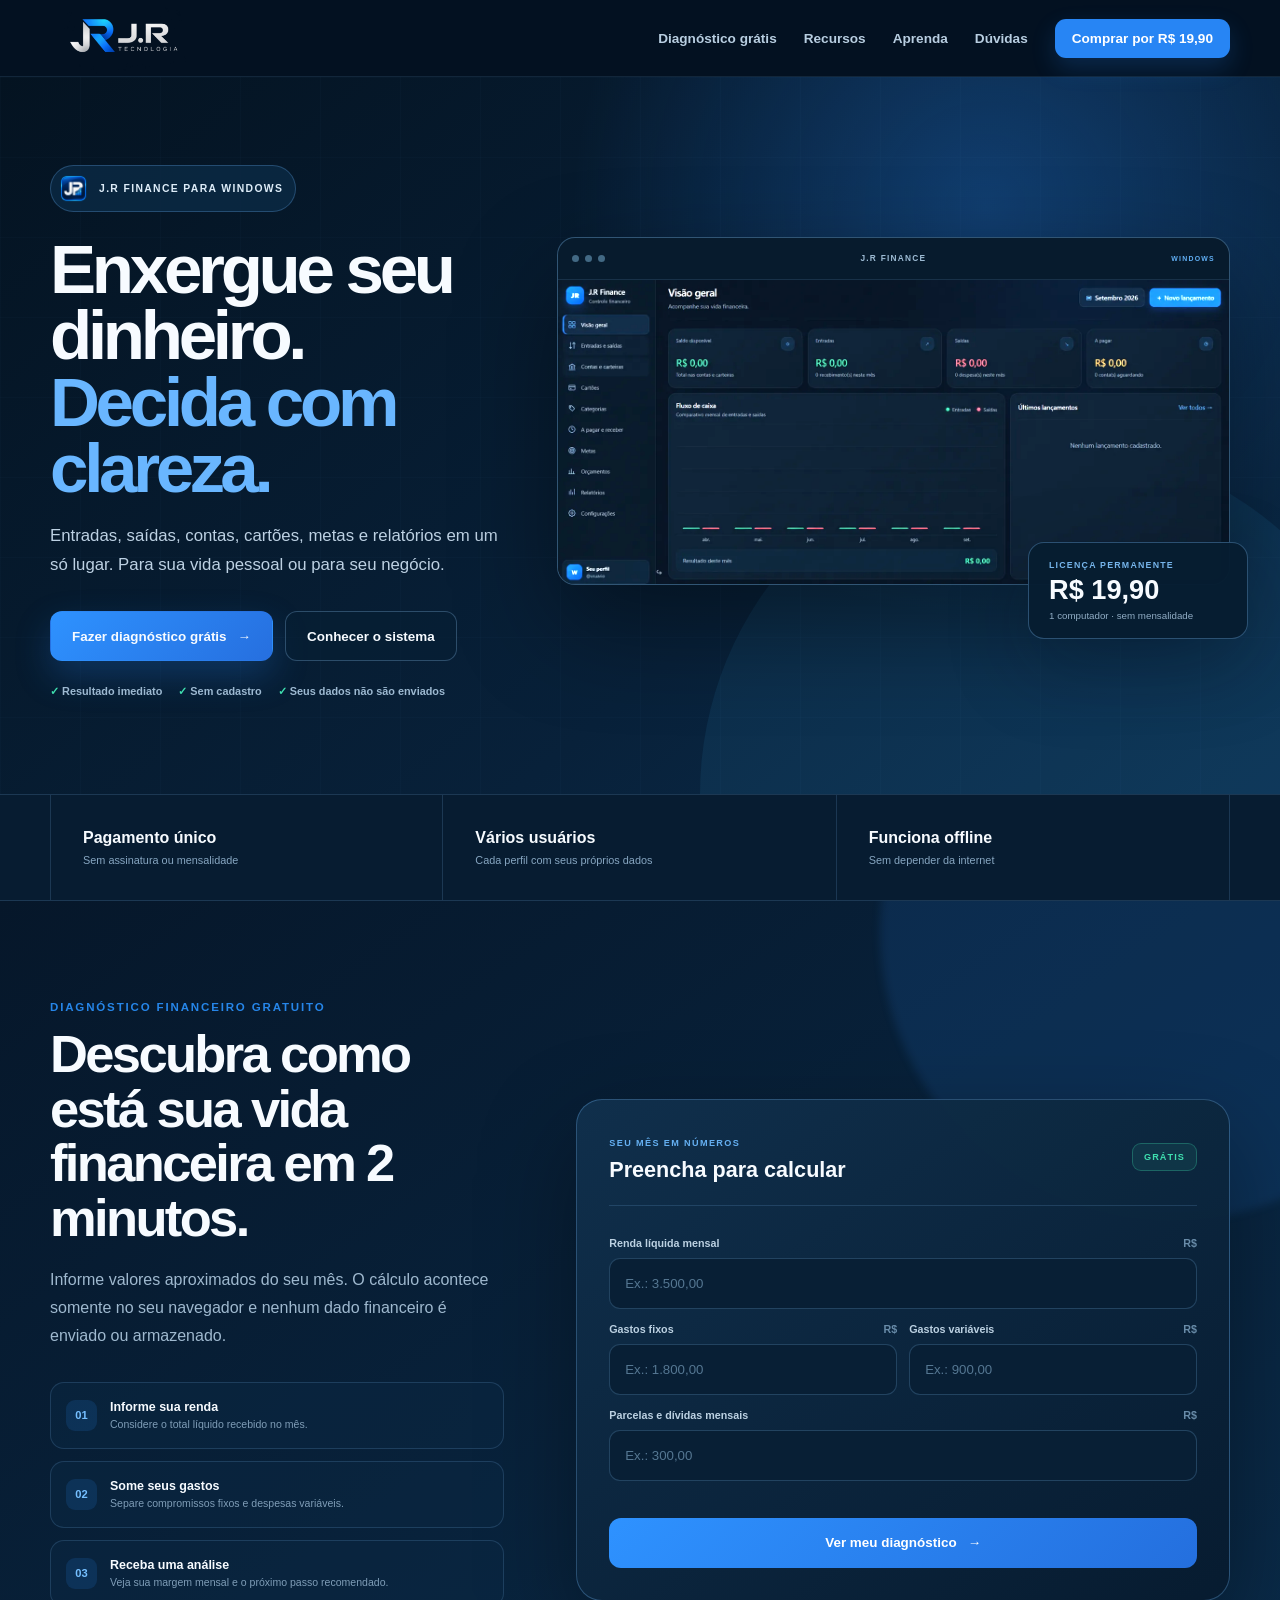
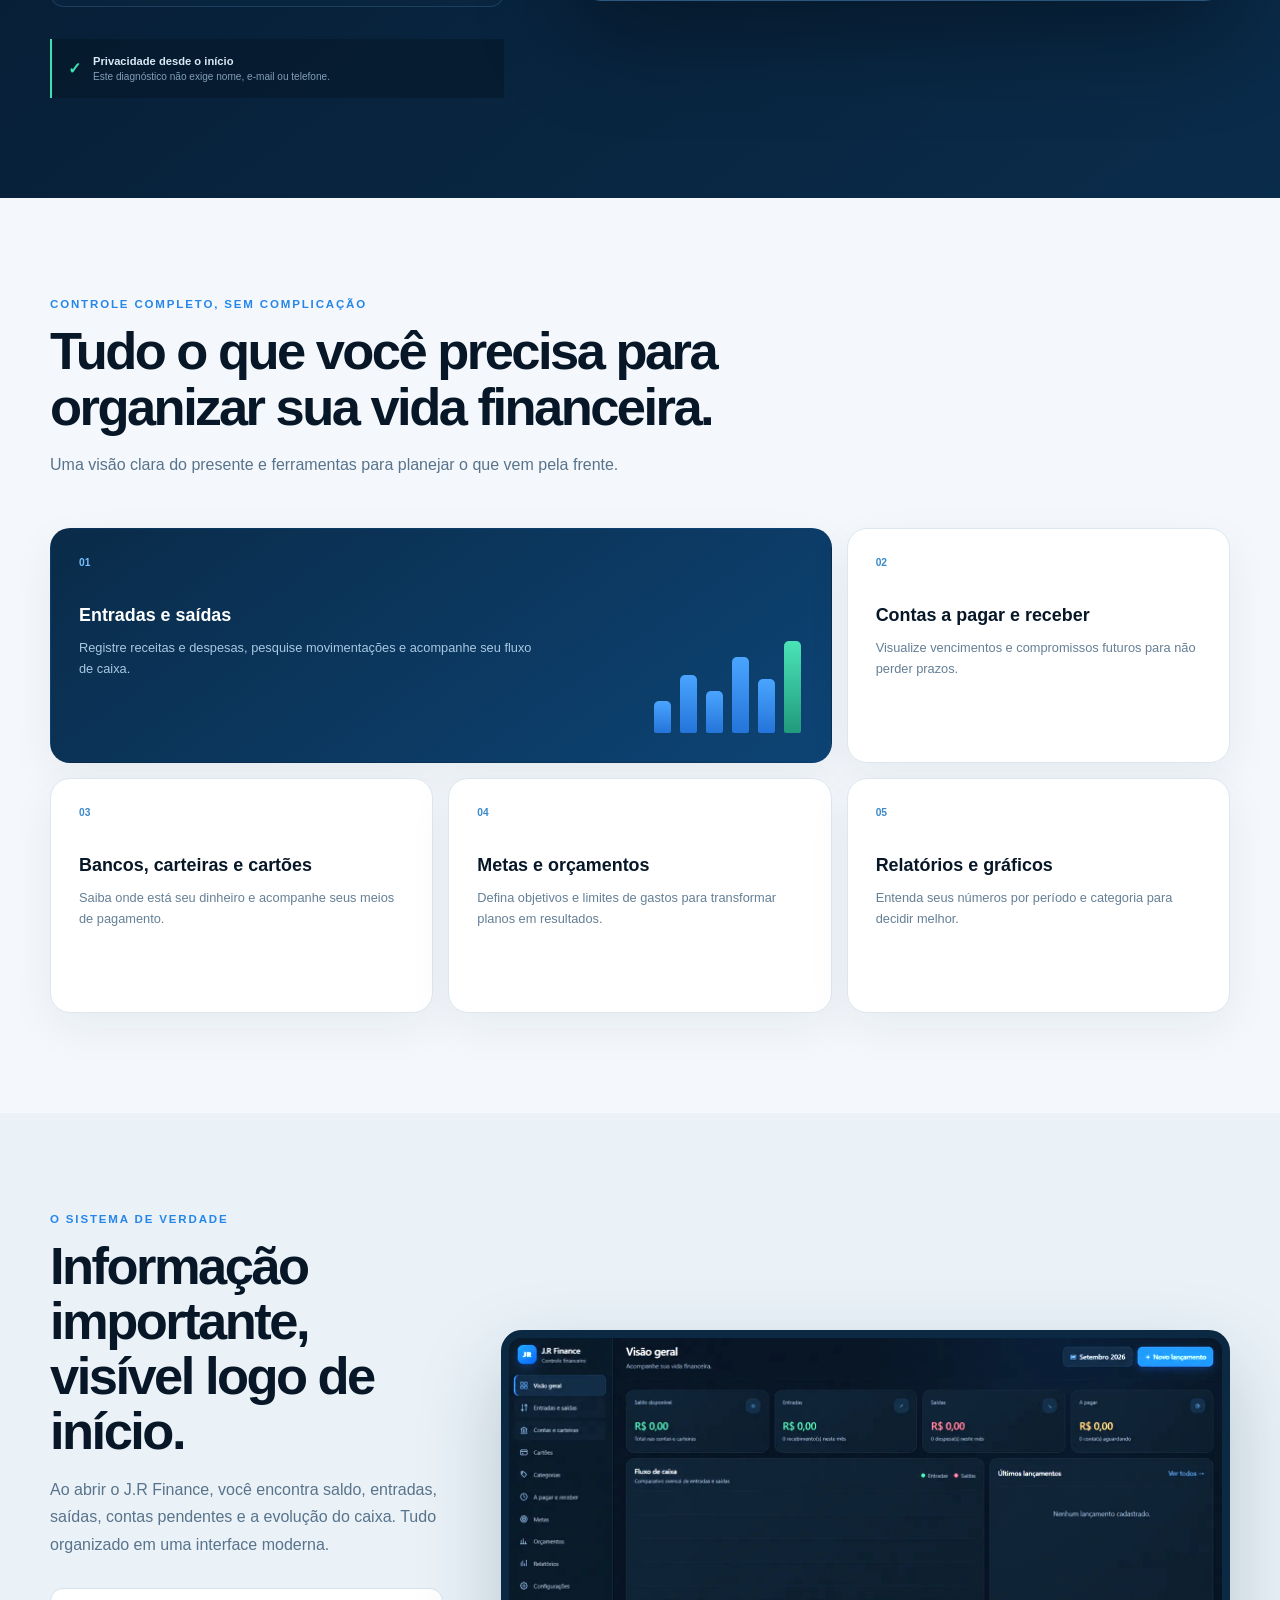
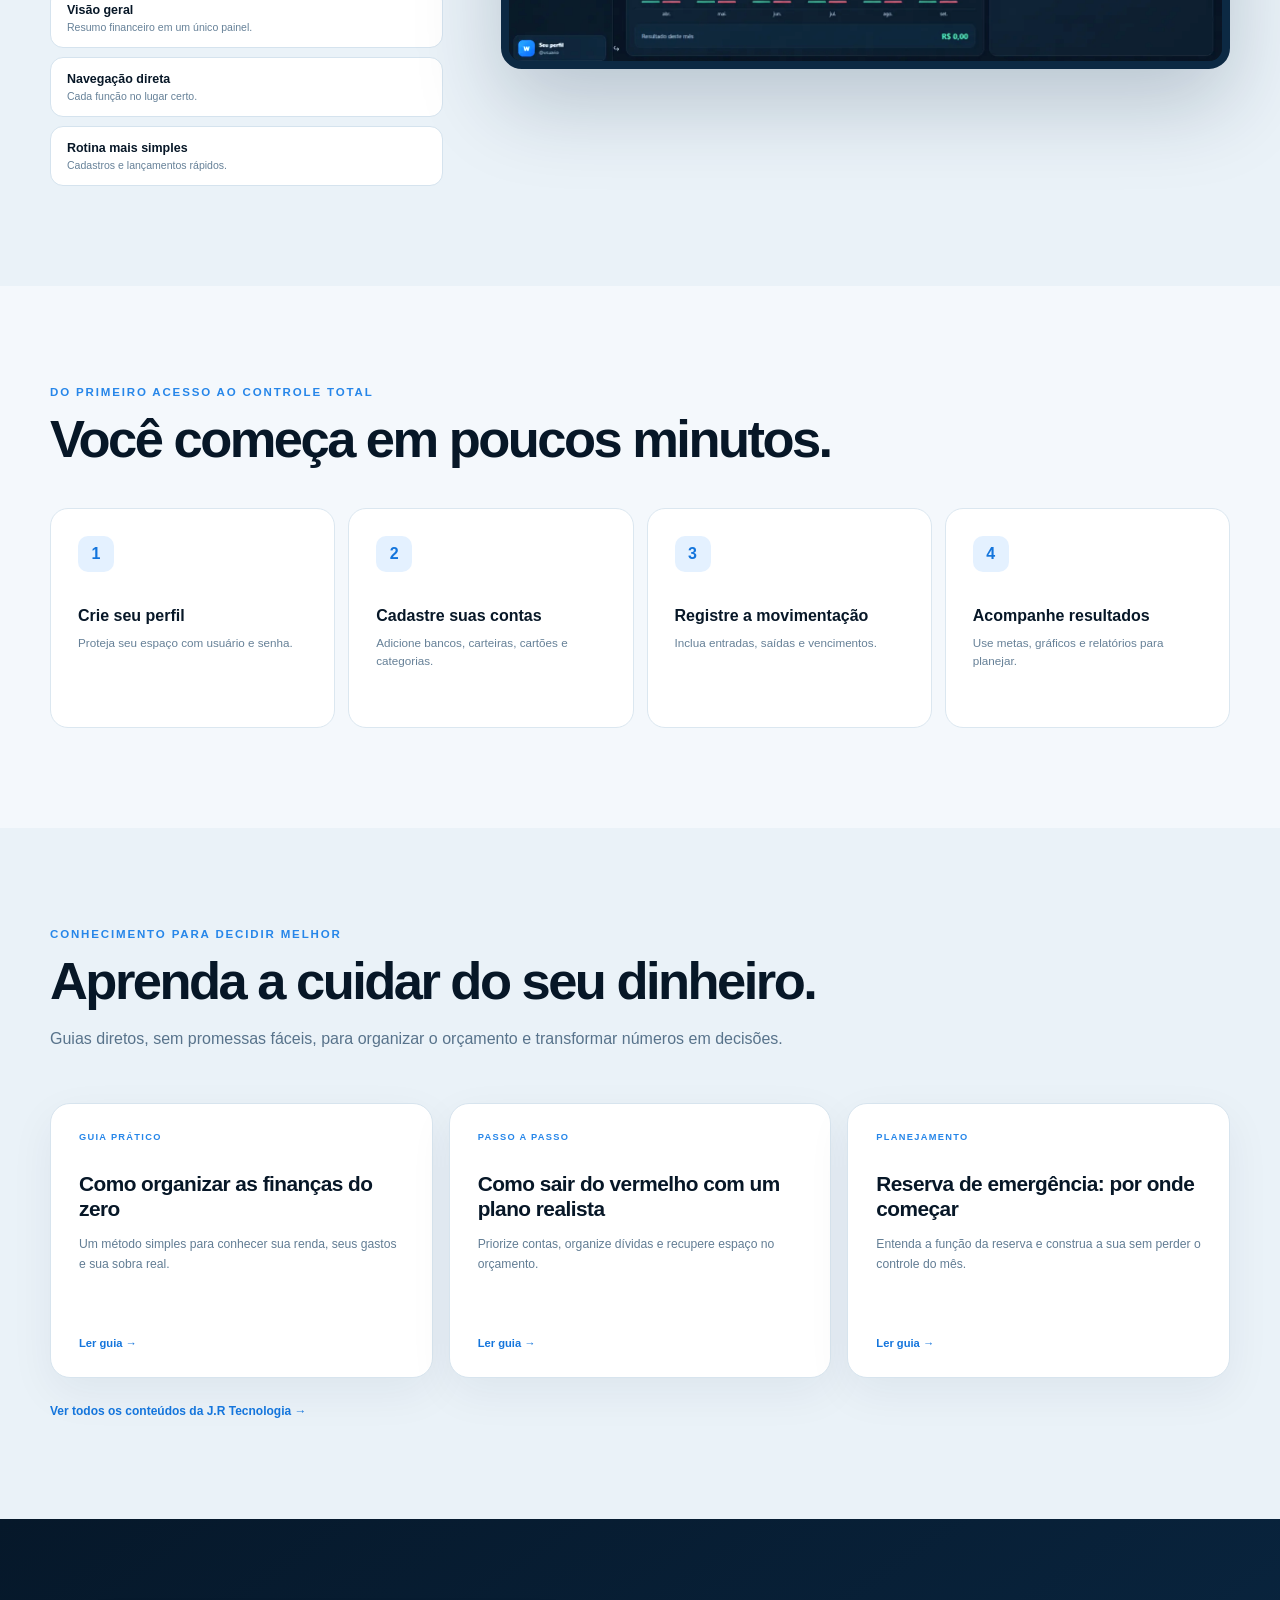
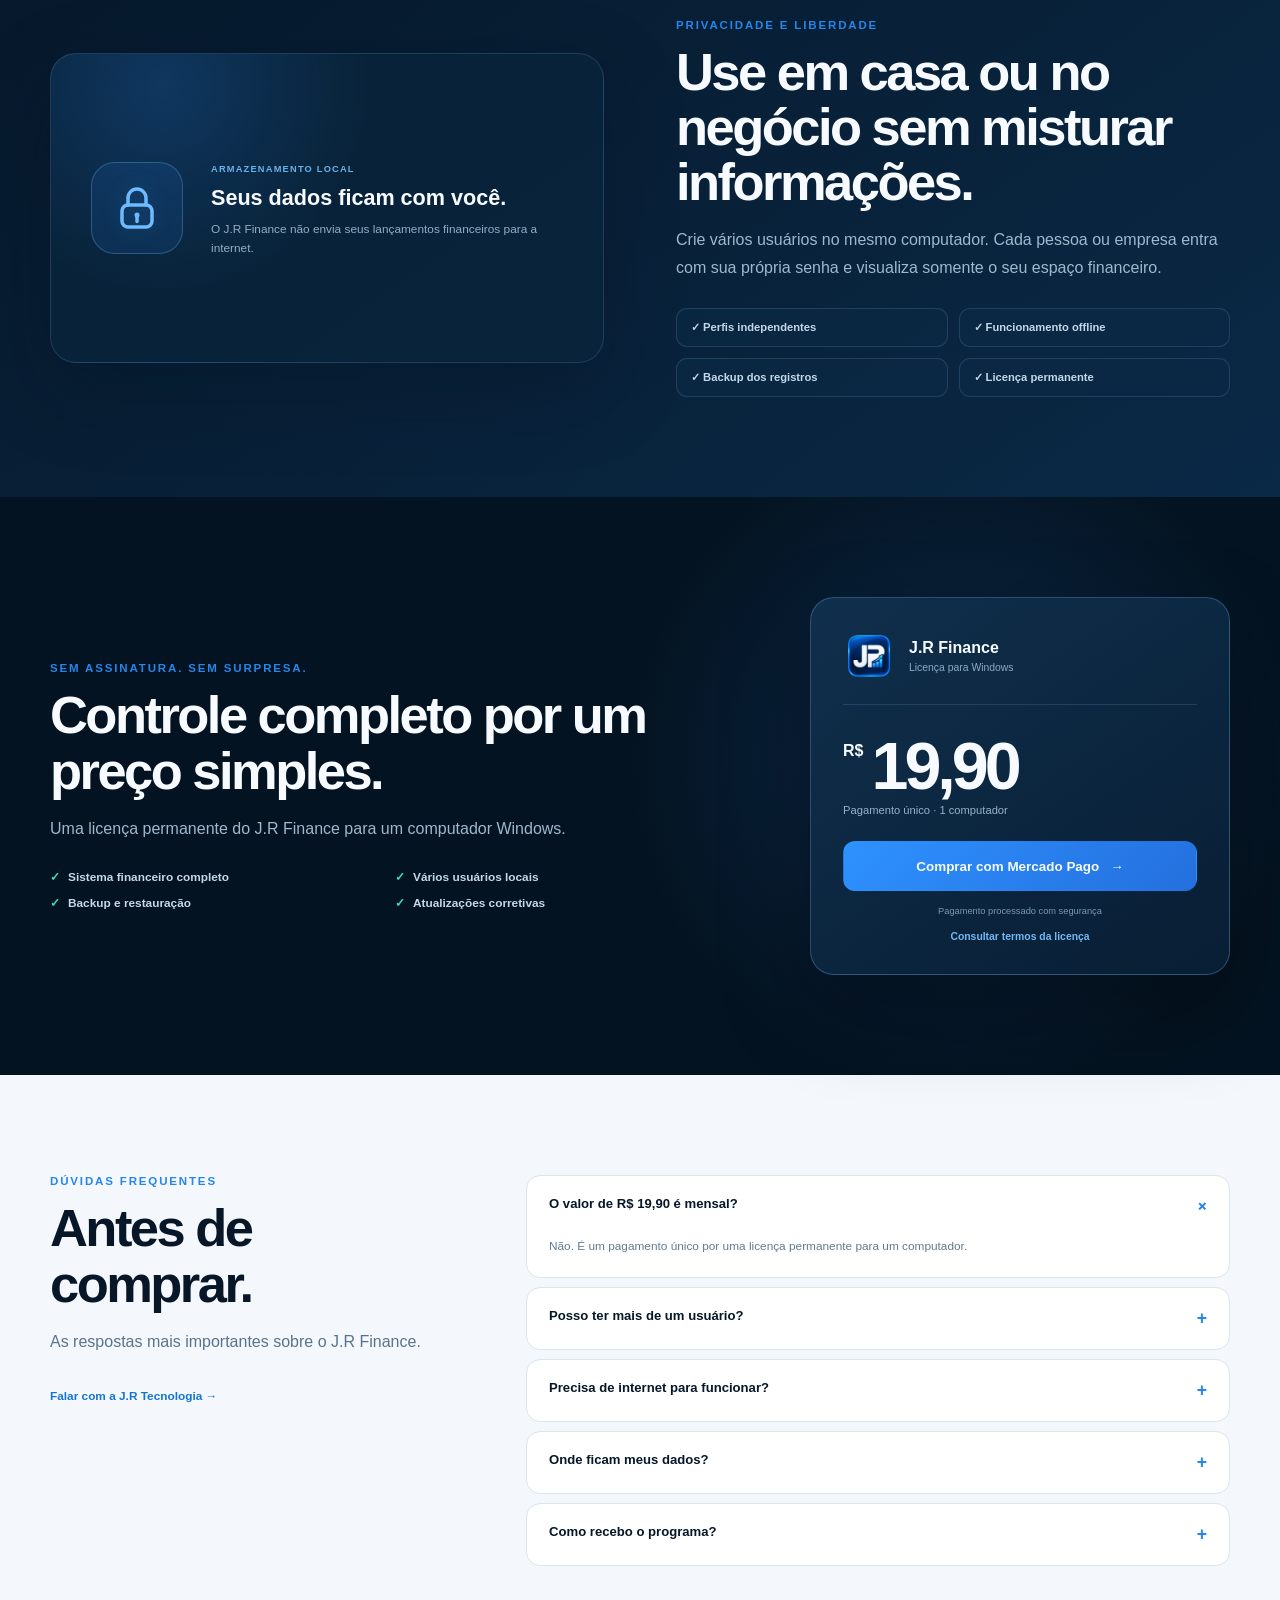
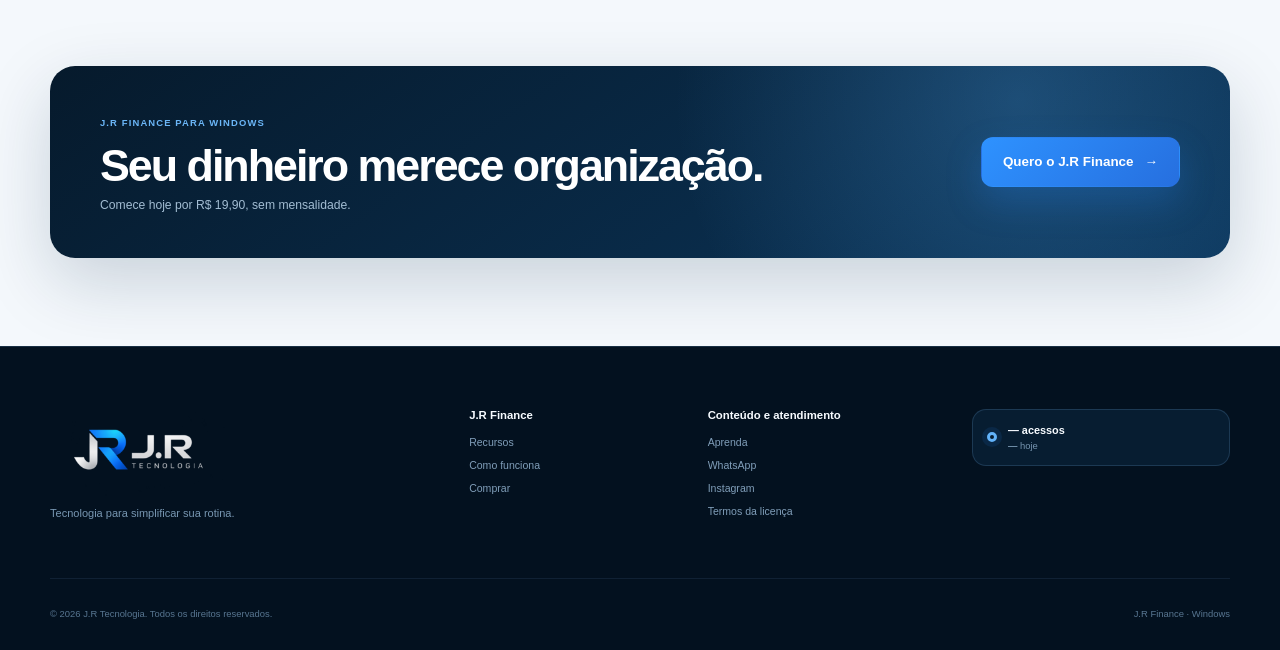
<file: index.html>
<!doctype html>
<html lang="pt-BR">
<head>
  <meta charset="utf-8">
  <meta name="viewport" content="width=device-width, initial-scale=1">
  <meta name="description" content="J.R Finance: entradas, saídas, contas, cartões, metas e relatórios no Windows. Licença permanente por R$ 19,90.">
  <meta name="theme-color" content="#06172a">
  <meta property="og:title" content="J.R Finance | Suas finanças sob controle">
  <meta property="og:description" content="Controle financeiro completo para pessoas e empresas. Compra única de R$ 19,90 para Windows.">
  <meta property="og:type" content="website">
  <meta property="og:image" content="jr-finance-dashboard-real.svg">
  <meta property="og:locale" content="pt_BR">
  <meta property="og:site_name" content="J.R Tecnologia">
  <title>J.R Finance | Controle financeiro para Windows</title>
  <link rel="icon" href="jr-finance-icon.png">
  <link rel="stylesheet" href="finance-site.css?v=20260930-diagnostico">
  <script type="application/ld+json">{"@context":"https://schema.org","@type":"SoftwareApplication","name":"J.R Finance","applicationCategory":"FinanceApplication","operatingSystem":"Windows","description":"Sistema de controle financeiro para pessoas e empresas com entradas, saídas, contas, cartões, metas, orçamentos, relatórios e funcionamento offline.","offers":{"@type":"Offer","price":"19.90","priceCurrency":"BRL","availability":"https://schema.org/InStock"},"publisher":{"@type":"Organization","name":"J.R Tecnologia"}}</script>
</head>
<body>
<header class="site-header" id="inicio"><div class="container nav-wrap">
  <a class="brand" href="#inicio" aria-label="J.R Tecnologia"><img src="jr-tecnologia-logo-clean.png?v=2" alt="J.R Tecnologia"></a>
  <button class="menu-toggle" type="button" aria-label="Abrir menu" aria-expanded="false"><span></span><span></span><span></span></button>
  <nav class="nav-links" aria-label="Navegação principal"><a href="#diagnostico">Diagnóstico grátis</a><a href="#recursos">Recursos</a><a href="aprenda.html">Aprenda</a><a href="#duvidas">Dúvidas</a><a class="nav-cta" href="#comprar">Comprar por R$ 19,90</a></nav>
</div></header>
<main>
  <section class="hero"><div class="hero-glow"></div><div class="container hero-grid">
    <div class="hero-copy"><div class="product-pill"><img src="jr-finance-icon.png" alt=""><span>J.R FINANCE PARA WINDOWS</span></div><h1>Enxergue seu dinheiro.<br><em>Decida com clareza.</em></h1><p>Entradas, saídas, contas, cartões, metas e relatórios em um só lugar. Para sua vida pessoal ou para seu negócio.</p><div class="hero-actions"><a class="button primary" href="#diagnostico">Fazer diagnóstico grátis <span>→</span></a><a class="button secondary" href="#produto">Conhecer o sistema</a></div><div class="hero-trust"><span><b>✓</b> Resultado imediato</span><span><b>✓</b> Sem cadastro</span><span><b>✓</b> Seus dados não são enviados</span></div></div>
    <div class="hero-product" id="produto"><div class="app-window"><div class="window-bar"><span><i></i><i></i><i></i></span><b>J.R FINANCE</b><small>WINDOWS</small></div><img src="jr-finance-dashboard-real.svg?v=20260923" width="1440" height="652" alt="Painel do J.R Finance"></div><div class="product-badge"><span>LICENÇA PERMANENTE</span><strong>R$ 19,90</strong><small>1 computador · sem mensalidade</small></div></div>
  </div></section>
  <section class="proof-strip"><div class="container proof-grid"><article><strong>Pagamento único</strong><span>Sem assinatura ou mensalidade</span></article><article><strong>Vários usuários</strong><span>Cada perfil com seus próprios dados</span></article><article><strong>Funciona offline</strong><span>Sem depender da internet</span></article></div></section>

  <section class="section diagnosis" id="diagnostico"><div class="container diagnosis-grid">
    <div class="diagnosis-copy"><span class="eyebrow">DIAGNÓSTICO FINANCEIRO GRATUITO</span><h2>Descubra como está sua vida financeira em 2 minutos.</h2><p>Informe valores aproximados do seu mês. O cálculo acontece somente no seu navegador e nenhum dado financeiro é enviado ou armazenado.</p><ol><li><b>Informe sua renda</b><span>Considere o total líquido recebido no mês.</span></li><li><b>Some seus gastos</b><span>Separe compromissos fixos e despesas variáveis.</span></li><li><b>Receba uma análise</b><span>Veja sua margem mensal e o próximo passo recomendado.</span></li></ol>
      <div class="diagnosis-privacy"><span>✓</span><p><strong>Privacidade desde o início</strong>Este diagnóstico não exige nome, e-mail ou telefone.</p></div>
    </div>
    <div class="diagnosis-card">
      <div class="diagnosis-head"><div><span>SEU MÊS EM NÚMEROS</span><h3>Preencha para calcular</h3></div><b>GRÁTIS</b></div>
      <form id="diagnosis-form" novalidate>
        <label for="income">Renda líquida mensal <span>R$</span></label><input id="income" name="income" inputmode="decimal" autocomplete="off" placeholder="Ex.: 3.500,00" required>
        <div class="field-grid"><div><label for="fixed-expenses">Gastos fixos <span>R$</span></label><input id="fixed-expenses" name="fixedExpenses" inputmode="decimal" autocomplete="off" placeholder="Ex.: 1.800,00" required></div><div><label for="variable-expenses">Gastos variáveis <span>R$</span></label><input id="variable-expenses" name="variableExpenses" inputmode="decimal" autocomplete="off" placeholder="Ex.: 900,00" required></div></div>
        <label for="debts">Parcelas e dívidas mensais <span>R$</span></label><input id="debts" name="debts" inputmode="decimal" autocomplete="off" placeholder="Ex.: 300,00">
        <p class="form-error" id="diagnosis-error" role="alert" aria-live="polite"></p>
        <button class="button diagnosis-submit" type="submit">Ver meu diagnóstico <span>→</span></button>
      </form>
      <section class="diagnosis-result" id="diagnosis-result" aria-live="polite" hidden>
        <div class="result-status"><span id="result-badge">RESULTADO</span><h3 id="result-title"></h3><p id="result-message"></p></div>
        <div class="result-numbers"><article><span>Sobra mensal</span><strong id="result-balance"></strong></article><article><span>Renda comprometida</span><strong id="result-commitment"></strong></article></div>
        <div class="result-meter"><span id="result-meter-bar"></span></div>
        <div class="result-action"><p id="result-tip"></p><a class="button primary" href="#comprar">Organizar com o J.R Finance <span>→</span></a><button id="diagnosis-restart" type="button">Refazer diagnóstico</button></div>
      </section>
    </div>
  </div></section>

  <section class="section overview" id="recursos"><div class="container"><div class="section-heading"><span class="eyebrow">CONTROLE COMPLETO, SEM COMPLICAÇÃO</span><h2>Tudo o que você precisa para organizar sua vida financeira.</h2><p>Uma visão clara do presente e ferramentas para planejar o que vem pela frente.</p></div><div class="feature-grid">
    <article class="feature-card feature-main"><span class="feature-number">01</span><h3>Entradas e saídas</h3><p>Registre receitas e despesas, pesquise movimentações e acompanhe seu fluxo de caixa.</p><div class="mini-chart"><i></i><i></i><i></i><i></i><i></i><i></i></div></article>
    <article class="feature-card"><span class="feature-number">02</span><h3>Contas a pagar e receber</h3><p>Visualize vencimentos e compromissos futuros para não perder prazos.</p></article>
    <article class="feature-card"><span class="feature-number">03</span><h3>Bancos, carteiras e cartões</h3><p>Saiba onde está seu dinheiro e acompanhe seus meios de pagamento.</p></article>
    <article class="feature-card"><span class="feature-number">04</span><h3>Metas e orçamentos</h3><p>Defina objetivos e limites de gastos para transformar planos em resultados.</p></article>
    <article class="feature-card"><span class="feature-number">05</span><h3>Relatórios e gráficos</h3><p>Entenda seus números por período e categoria para decidir melhor.</p></article>
  </div></div></section>

  <section class="section showcase"><div class="container showcase-grid"><div class="showcase-copy"><span class="eyebrow">O SISTEMA DE VERDADE</span><h2>Informação importante, visível logo de início.</h2><p>Ao abrir o J.R Finance, você encontra saldo, entradas, saídas, contas pendentes e a evolução do caixa. Tudo organizado em uma interface moderna.</p><ul><li><b>Visão geral</b><span>Resumo financeiro em um único painel.</span></li><li><b>Navegação direta</b><span>Cada função no lugar certo.</span></li><li><b>Rotina mais simples</b><span>Cadastros e lançamentos rápidos.</span></li></ul></div><div class="showcase-screen"><img src="jr-finance-dashboard-real.svg?v=20260923" width="1440" height="652" loading="lazy" alt="Interface do J.R Finance"></div></div></section>

  <section class="section journey" id="como-funciona"><div class="container"><div class="section-heading compact"><span class="eyebrow">DO PRIMEIRO ACESSO AO CONTROLE TOTAL</span><h2>Você começa em poucos minutos.</h2></div><div class="steps-grid"><article><b>1</b><h3>Crie seu perfil</h3><p>Proteja seu espaço com usuário e senha.</p></article><article><b>2</b><h3>Cadastre suas contas</h3><p>Adicione bancos, carteiras, cartões e categorias.</p></article><article><b>3</b><h3>Registre a movimentação</h3><p>Inclua entradas, saídas e vencimentos.</p></article><article><b>4</b><h3>Acompanhe resultados</h3><p>Use metas, gráficos e relatórios para planejar.</p></article></div></div></section>

  <section class="section learn-preview"><div class="container"><div class="section-heading"><span class="eyebrow">CONHECIMENTO PARA DECIDIR MELHOR</span><h2>Aprenda a cuidar do seu dinheiro.</h2><p>Guias diretos, sem promessas fáceis, para organizar o orçamento e transformar números em decisões.</p></div><div class="learn-preview-grid"><a href="como-organizar-financas.html"><span>GUIA PRÁTICO</span><h3>Como organizar as finanças do zero</h3><p>Um método simples para conhecer sua renda, seus gastos e sua sobra real.</p><b>Ler guia →</b></a><a href="como-sair-do-vermelho.html"><span>PASSO A PASSO</span><h3>Como sair do vermelho com um plano realista</h3><p>Priorize contas, organize dívidas e recupere espaço no orçamento.</p><b>Ler guia →</b></a><a href="reserva-de-emergencia.html"><span>PLANEJAMENTO</span><h3>Reserva de emergência: por onde começar</h3><p>Entenda a função da reserva e construa a sua sem perder o controle do mês.</p><b>Ler guia →</b></a></div><a class="learn-all" href="aprenda.html">Ver todos os conteúdos da J.R Tecnologia →</a></div></section>

  <section class="section security" id="seguranca"><div class="container security-grid"><div class="security-visual"><div class="lock-mark" aria-hidden="true"><svg viewBox="0 0 48 48" style="width:48px;height:48px;fill:none;stroke:#6ebaff;stroke-width:3.5;stroke-linecap:round;stroke-linejoin:round"><rect x="9" y="21" width="30" height="22" rx="6" style="fill:none;stroke:#6ebaff"></rect><path d="M15 21v-7a9 9 0 0 1 18 0v7" style="fill:none;stroke:#6ebaff"></path><circle cx="24" cy="31" r="2.5" style="fill:#6ebaff;stroke:none"></circle><path d="M24 33.5v4" style="fill:none;stroke:#6ebaff"></path></svg></div><div><small>ARMAZENAMENTO LOCAL</small><strong>Seus dados ficam com você.</strong><p>O J.R Finance não envia seus lançamentos financeiros para a internet.</p></div></div><div class="security-copy"><span class="eyebrow">PRIVACIDADE E LIBERDADE</span><h2>Use em casa ou no negócio sem misturar informações.</h2><p>Crie vários usuários no mesmo computador. Cada pessoa ou empresa entra com sua própria senha e visualiza somente o seu espaço financeiro.</p><div class="security-list"><span>✓ Perfis independentes</span><span>✓ Funcionamento offline</span><span>✓ Backup dos registros</span><span>✓ Licença permanente</span></div></div></div></section>

  <section class="section pricing" id="comprar"><div class="container pricing-grid"><div class="pricing-copy"><span class="eyebrow">SEM ASSINATURA. SEM SURPRESA.</span><h2>Controle completo por um preço simples.</h2><p>Uma licença permanente do J.R Finance para um computador Windows.</p><ul><li>Sistema financeiro completo</li><li>Vários usuários locais</li><li>Backup e restauração</li><li>Atualizações corretivas</li></ul></div><aside class="price-card"><div class="price-product"><img src="jr-finance-icon.png" alt=""><div><strong>J.R Finance</strong><span>Licença para Windows</span></div></div><div class="price"><small>R$</small><strong>19,90</strong></div><p>Pagamento único · 1 computador</p><a class="button checkout-button" href="https://bldmkfdgdqlhpxgpvhmf.supabase.co/functions/v1/finance-checkout" rel="noopener noreferrer">Comprar com Mercado Pago <span>→</span></a><small class="payment-note">Pagamento processado com segurança</small><a class="license-link" href="licenca-finance.html">Consultar termos da licença</a></aside></div></section>

  <section class="section faq" id="duvidas"><div class="container faq-grid"><div class="faq-intro"><span class="eyebrow">DÚVIDAS FREQUENTES</span><h2>Antes de comprar.</h2><p>As respostas mais importantes sobre o J.R Finance.</p><a href="https://wa.me/5551994647219?text=Ol%C3%A1%2C%20quero%20tirar%20uma%20d%C3%BAvida%20sobre%20o%20J.R%20Finance." target="_blank" rel="noopener">Falar com a J.R Tecnologia →</a></div><div class="faq-list"><details open><summary>O valor de R$ 19,90 é mensal?<span>+</span></summary><p>Não. É um pagamento único por uma licença permanente para um computador.</p></details><details><summary>Posso ter mais de um usuário?<span>+</span></summary><p>Sim. Cada usuário possui senha e dados financeiros separados.</p></details><details><summary>Precisa de internet para funcionar?<span>+</span></summary><p>O controle financeiro funciona offline. A internet é usada apenas na compra e ativação.</p></details><details><summary>Onde ficam meus dados?<span>+</span></summary><p>No próprio computador. Você também pode criar backups.</p></details><details><summary>Como recebo o programa?<span>+</span></summary><p>Após a aprovação do pagamento, o download e a ativação são liberados.</p></details></div></div></section>
  <section class="final-cta"><div class="container final-card"><div><span>J.R FINANCE PARA WINDOWS</span><h2>Seu dinheiro merece organização.</h2><p>Comece hoje por R$ 19,90, sem mensalidade.</p></div><a class="button primary" href="#comprar">Quero o J.R Finance <span>→</span></a></div></section>
</main>
<footer><div class="container footer-main"><div class="footer-brand"><img src="jr-tecnologia-logo-clean.png?v=2" alt="J.R Tecnologia"><p>Tecnologia para simplificar sua rotina.</p></div><nav><strong>J.R Finance</strong><a href="#recursos">Recursos</a><a href="#como-funciona">Como funciona</a><a href="#comprar">Comprar</a></nav><nav><strong>Conteúdo e atendimento</strong><a href="aprenda.html">Aprenda</a><a href="https://wa.me/5551994647219" target="_blank" rel="noopener">WhatsApp</a><a href="https://www.instagram.com/jrtecnologia.app/" target="_blank" rel="noopener">Instagram</a><a href="licenca-finance.html">Termos da licença</a></nav><div class="site-visit-counter"><span></span><div><strong><b id="site-visits-total">—</b> acessos</strong><small><b id="site-visits-today">—</b> hoje</small></div></div></div><div class="container footer-bottom"><p>© <span id="current-year"></span> J.R Tecnologia. Todos os direitos reservados.</p><p>J.R Finance · Windows</p></div></footer>
<script src="app.js?v=20261003-internal-visit-filter1"></script>
</body></html>
</file>
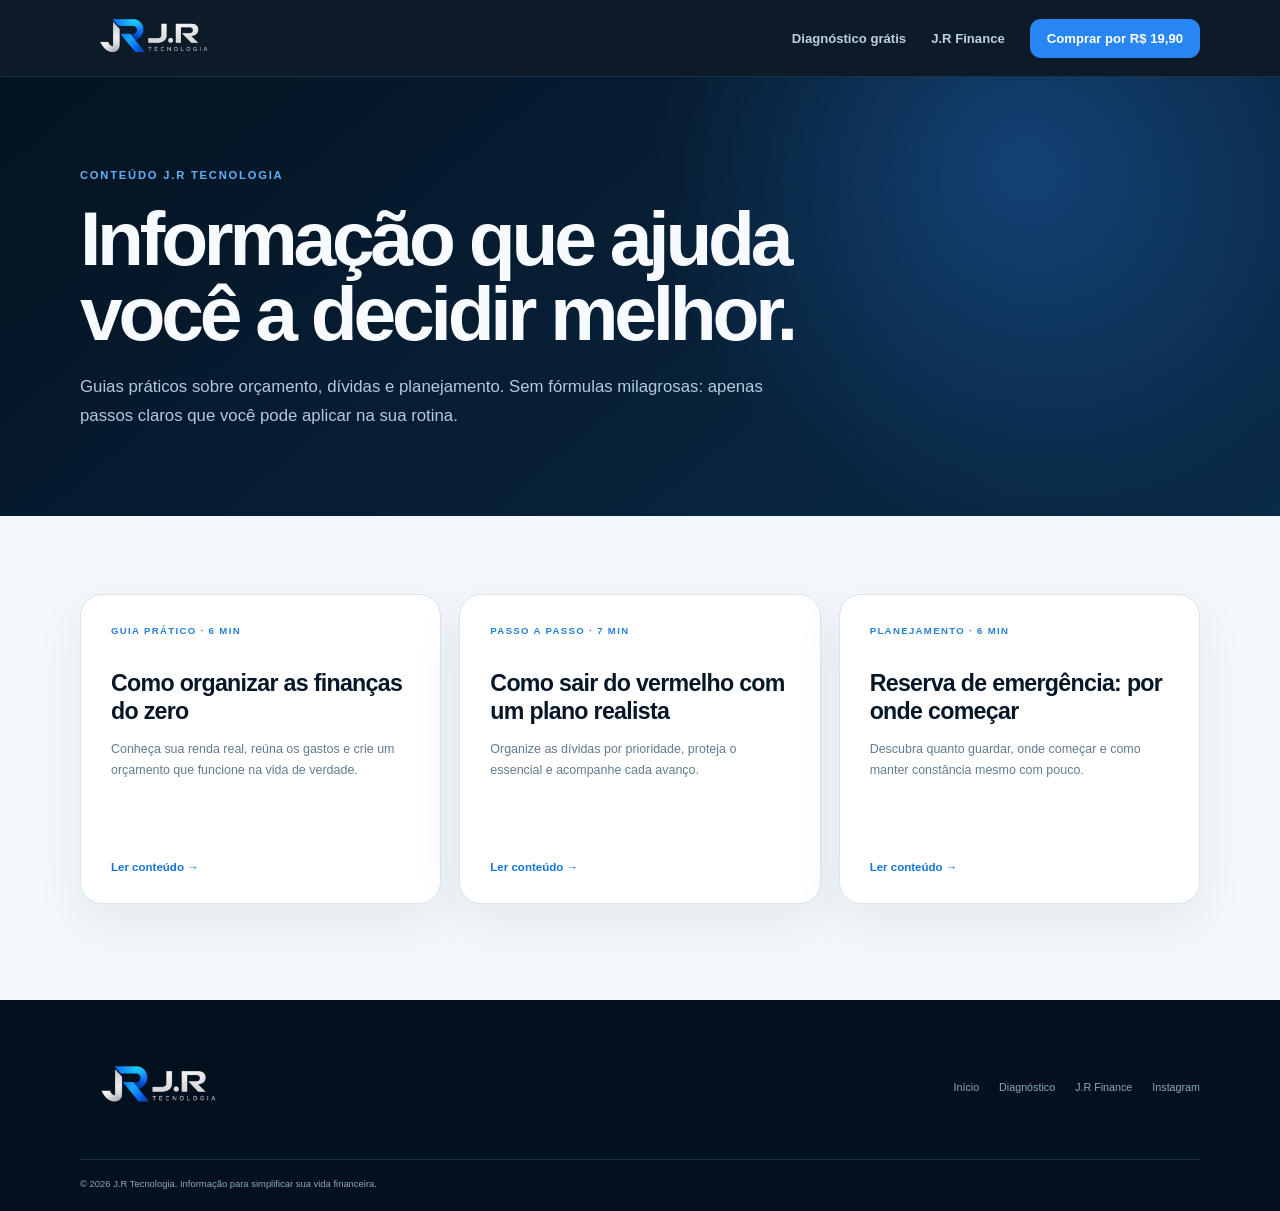
<file: aprenda.html>
<!doctype html><html lang="pt-BR"><head><meta charset="utf-8"><meta name="viewport" content="width=device-width,initial-scale=1"><meta name="description" content="Guias gratuitos da J.R Tecnologia sobre controle financeiro, orçamento, dívidas e reserva de emergência."><meta name="theme-color" content="#06172a"><link rel="canonical" href="https://jrlogistica.github.io/jr-driver-site/aprenda.html"><meta property="og:title" content="Aprenda | J.R Tecnologia"><meta property="og:description" content="Conteúdo prático para organizar suas finanças e decidir melhor."><meta property="og:type" content="website"><title>Aprenda sobre controle financeiro | J.R Tecnologia</title><link rel="icon" href="jr-finance-icon.png"><link rel="stylesheet" href="content.css?v=20260930"></head><body><header class="site-header"><div class="container nav-wrap"><a class="brand" href="index.html"><img src="jr-tecnologia-logo-clean.png?v=2" alt="J.R Tecnologia"></a><nav class="nav-links"><a href="index.html#diagnostico">Diagnóstico grátis</a><a href="index.html#recursos">J.R Finance</a><a class="nav-cta" href="index.html#comprar">Comprar por R$ 19,90</a></nav></div></header><main><section class="content-hero"><div class="container"><span class="eyebrow">CONTEÚDO J.R TECNOLOGIA</span><h1>Informação que ajuda você a decidir melhor.</h1><p>Guias práticos sobre orçamento, dívidas e planejamento. Sem fórmulas milagrosas: apenas passos claros que você pode aplicar na sua rotina.</p></div></section><section><div class="container content-grid"><a class="content-card" href="como-organizar-financas.html"><span>GUIA PRÁTICO · 6 MIN</span><h2>Como organizar as finanças do zero</h2><p>Conheça sua renda real, reúna os gastos e crie um orçamento que funcione na vida de verdade.</p><b>Ler conteúdo →</b></a><a class="content-card" href="como-sair-do-vermelho.html"><span>PASSO A PASSO · 7 MIN</span><h2>Como sair do vermelho com um plano realista</h2><p>Organize as dívidas por prioridade, proteja o essencial e acompanhe cada avanço.</p><b>Ler conteúdo →</b></a><a class="content-card" href="reserva-de-emergencia.html"><span>PLANEJAMENTO · 6 MIN</span><h2>Reserva de emergência: por onde começar</h2><p>Descubra quanto guardar, onde começar e como manter constância mesmo com pouco.</p><b>Ler conteúdo →</b></a></div></section></main><footer class="content-footer"><div class="container footer-row"><img src="jr-tecnologia-logo-clean.png?v=2" alt="J.R Tecnologia"><div class="footer-links"><a href="index.html">Início</a><a href="index.html#diagnostico">Diagnóstico</a><a href="index.html#comprar">J.R Finance</a><a href="https://www.instagram.com/jrtecnologia.app/">Instagram</a></div></div><div class="container footer-bottom">© 2026 J.R Tecnologia. Informação para simplificar sua vida financeira.</div></footer></body></html>
</file>
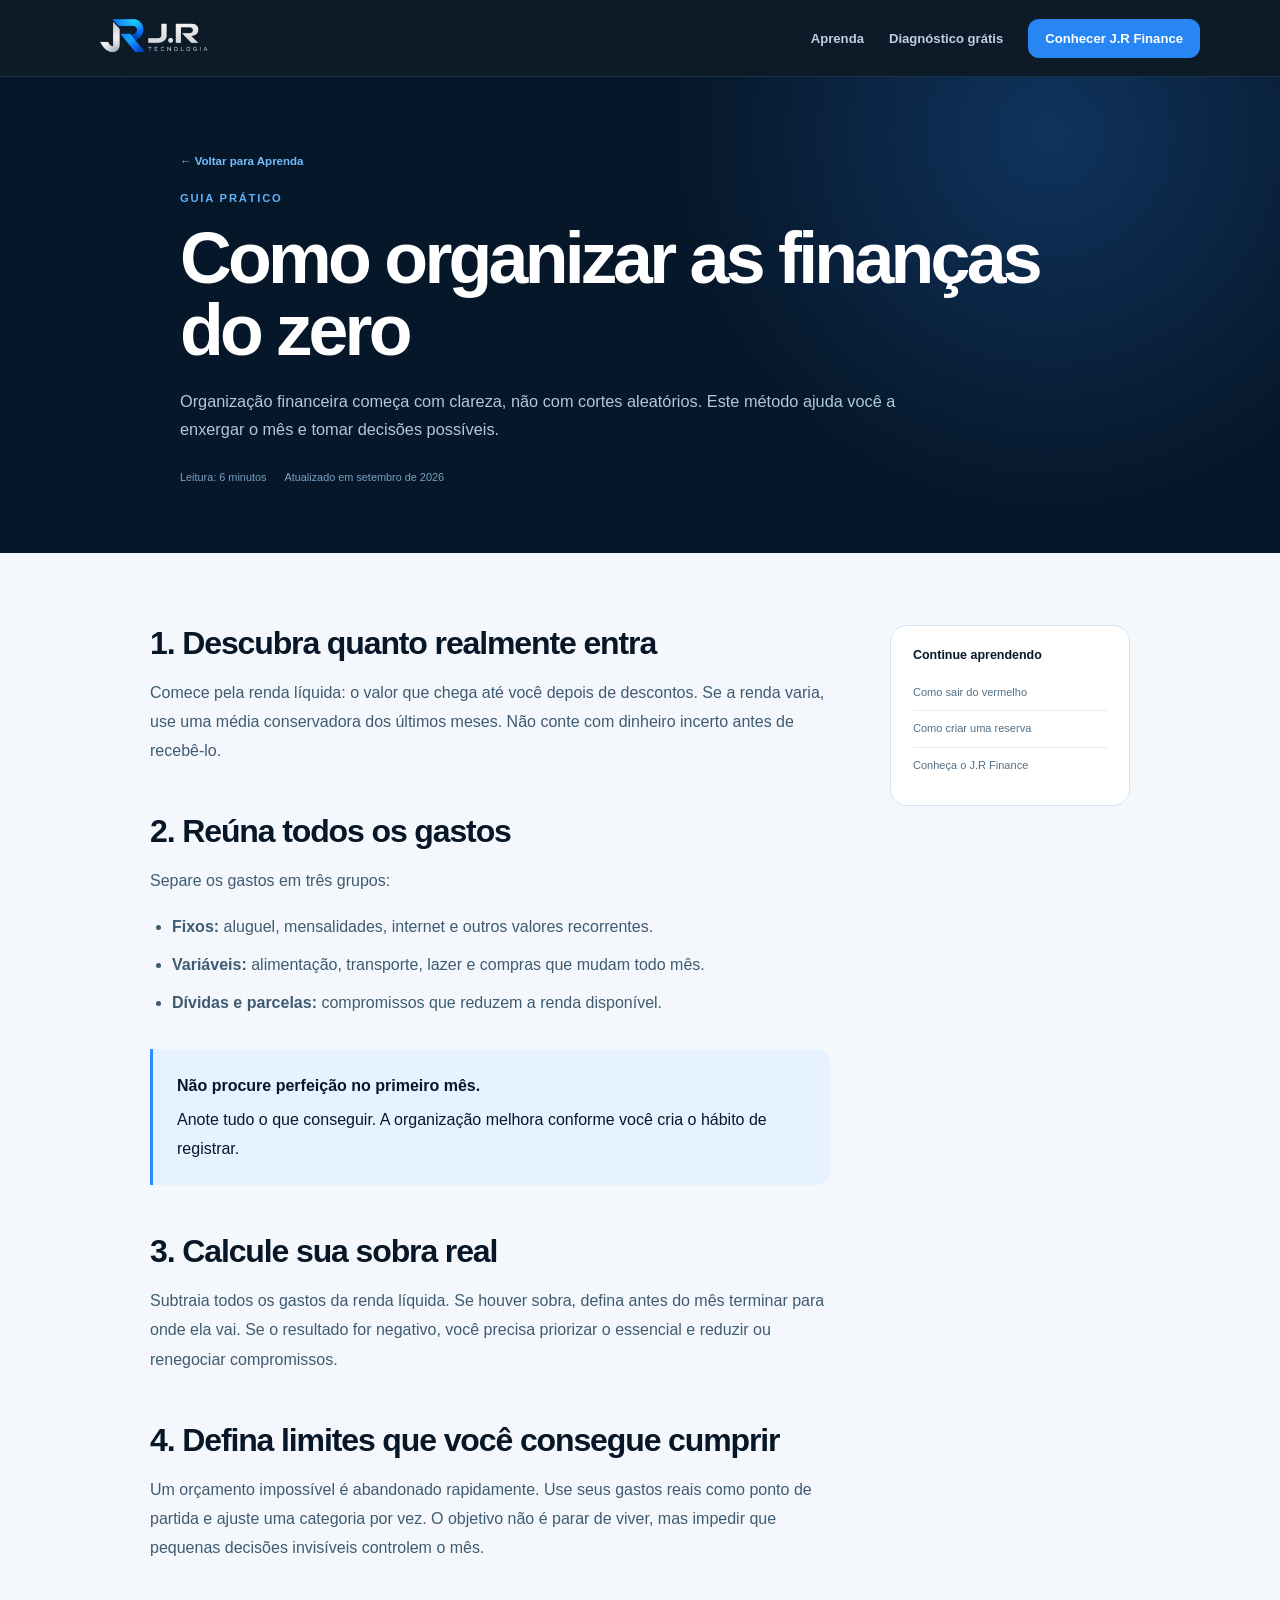
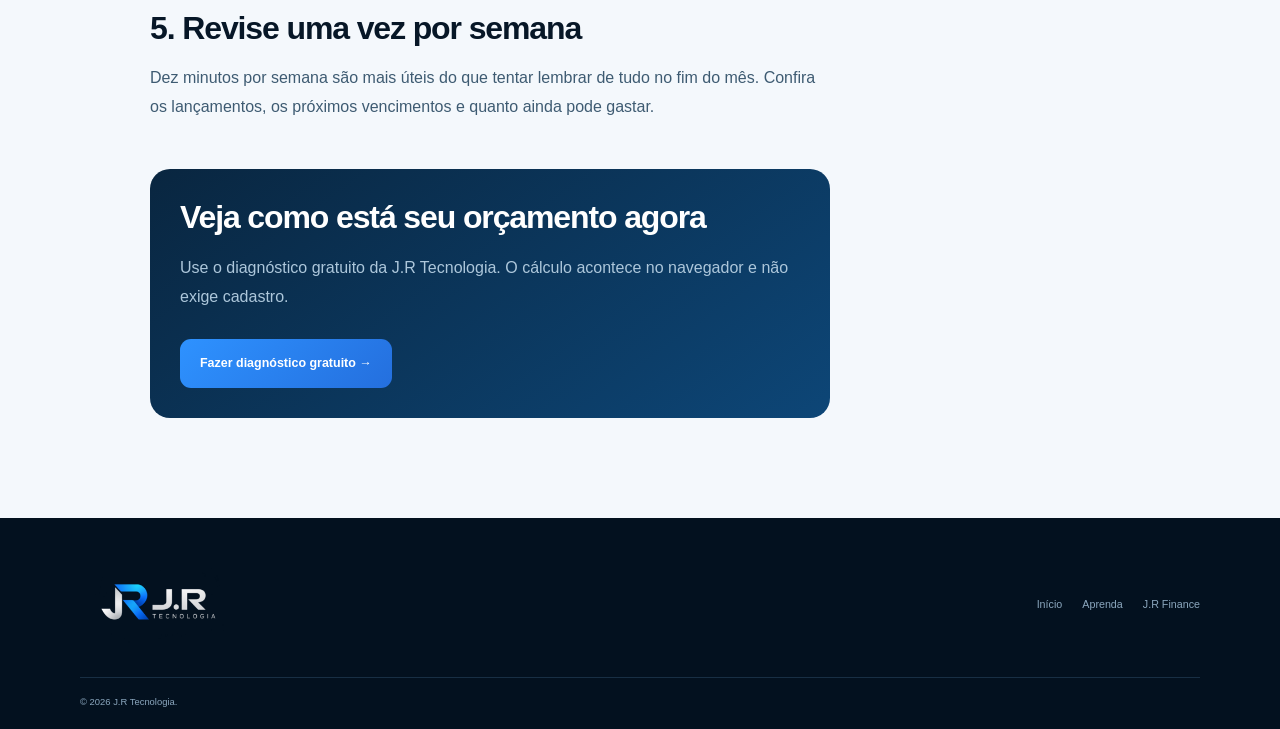
<file: como-organizar-financas.html>
<!doctype html><html lang="pt-BR"><head><meta charset="utf-8"><meta name="viewport" content="width=device-width,initial-scale=1"><meta name="description" content="Aprenda como organizar as finanças pessoais do zero com um método simples para renda, despesas, orçamento e acompanhamento."><link rel="canonical" href="https://jrlogistica.github.io/jr-driver-site/como-organizar-financas.html"><meta property="og:title" content="Como organizar as finanças do zero"><meta property="og:description" content="Um passo a passo simples para entender seu dinheiro e montar um orçamento possível."><meta property="og:type" content="article"><title>Como organizar as finanças do zero | J.R Tecnologia</title><link rel="icon" href="jr-finance-icon.png"><link rel="stylesheet" href="content.css?v=20260930"></head><body><header class="site-header"><div class="container nav-wrap"><a class="brand" href="index.html"><img src="jr-tecnologia-logo-clean.png?v=2" alt="J.R Tecnologia"></a><nav class="nav-links"><a href="aprenda.html">Aprenda</a><a href="index.html#diagnostico">Diagnóstico grátis</a><a class="nav-cta" href="index.html#comprar">Conhecer J.R Finance</a></nav></div></header><main><section class="article-hero"><div class="container"><a class="back-link" href="aprenda.html">← Voltar para Aprenda</a><span class="eyebrow">GUIA PRÁTICO</span><h1>Como organizar as finanças do zero</h1><p>Organização financeira começa com clareza, não com cortes aleatórios. Este método ajuda você a enxergar o mês e tomar decisões possíveis.</p><div class="article-meta"><span>Leitura: 6 minutos</span><span>Atualizado em setembro de 2026</span></div></div></section><div class="container article-layout"><article class="article-body"><h2>1. Descubra quanto realmente entra</h2><p>Comece pela renda líquida: o valor que chega até você depois de descontos. Se a renda varia, use uma média conservadora dos últimos meses. Não conte com dinheiro incerto antes de recebê-lo.</p><h2>2. Reúna todos os gastos</h2><p>Separe os gastos em três grupos:</p><ul><li><strong>Fixos:</strong> aluguel, mensalidades, internet e outros valores recorrentes.</li><li><strong>Variáveis:</strong> alimentação, transporte, lazer e compras que mudam todo mês.</li><li><strong>Dívidas e parcelas:</strong> compromissos que reduzem a renda disponível.</li></ul><div class="article-note"><strong>Não procure perfeição no primeiro mês.</strong>Anote tudo o que conseguir. A organização melhora conforme você cria o hábito de registrar.</div><h2>3. Calcule sua sobra real</h2><p>Subtraia todos os gastos da renda líquida. Se houver sobra, defina antes do mês terminar para onde ela vai. Se o resultado for negativo, você precisa priorizar o essencial e reduzir ou renegociar compromissos.</p><h2>4. Defina limites que você consegue cumprir</h2><p>Um orçamento impossível é abandonado rapidamente. Use seus gastos reais como ponto de partida e ajuste uma categoria por vez. O objetivo não é parar de viver, mas impedir que pequenas decisões invisíveis controlem o mês.</p><h2>5. Revise uma vez por semana</h2><p>Dez minutos por semana são mais úteis do que tentar lembrar de tudo no fim do mês. Confira os lançamentos, os próximos vencimentos e quanto ainda pode gastar.</p><section class="article-cta"><h2>Veja como está seu orçamento agora</h2><p>Use o diagnóstico gratuito da J.R Tecnologia. O cálculo acontece no navegador e não exige cadastro.</p><a class="button" href="index.html#diagnostico">Fazer diagnóstico gratuito →</a></section></article><aside class="article-side"><strong>Continue aprendendo</strong><a href="como-sair-do-vermelho.html">Como sair do vermelho</a><a href="reserva-de-emergencia.html">Como criar uma reserva</a><a href="index.html#recursos">Conheça o J.R Finance</a></aside></div></main><footer class="content-footer"><div class="container footer-row"><img src="jr-tecnologia-logo-clean.png?v=2" alt="J.R Tecnologia"><div class="footer-links"><a href="index.html">Início</a><a href="aprenda.html">Aprenda</a><a href="index.html#comprar">J.R Finance</a></div></div><div class="container footer-bottom">© 2026 J.R Tecnologia.</div></footer></body></html>
</file>
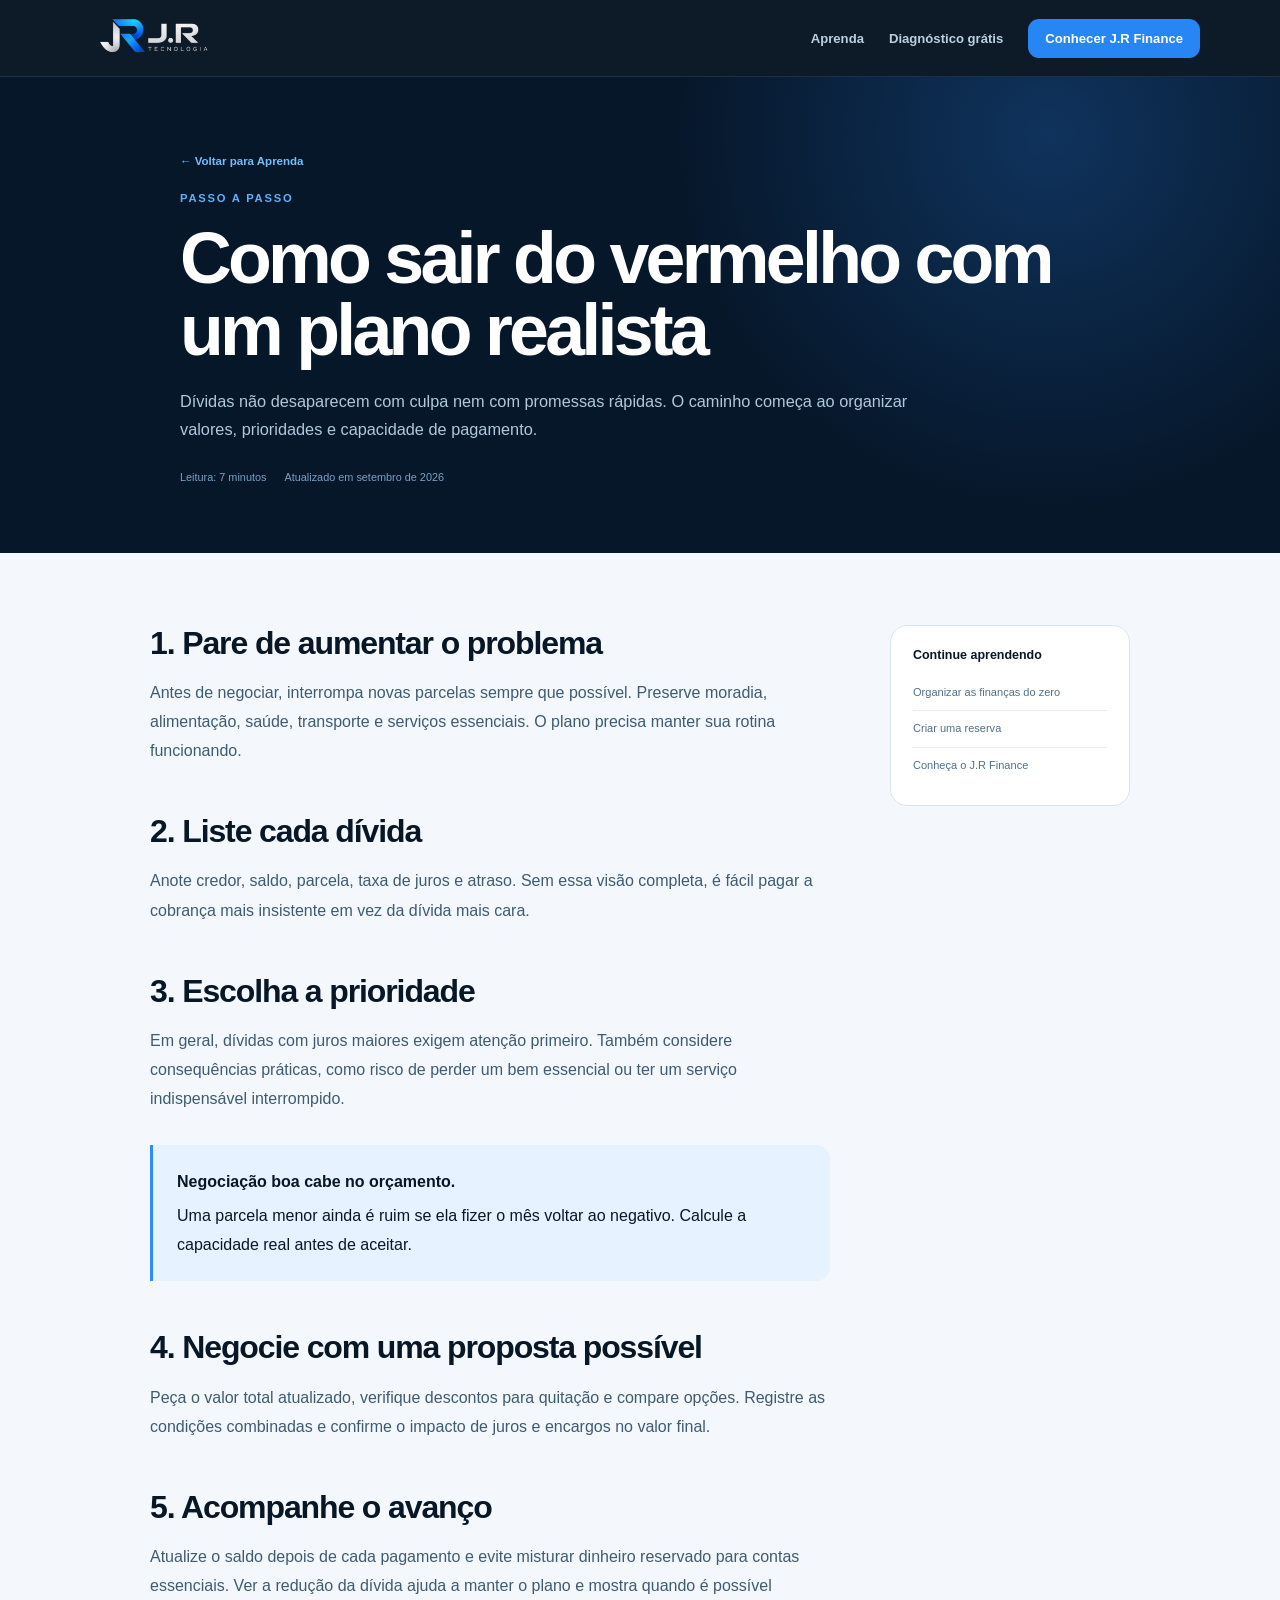
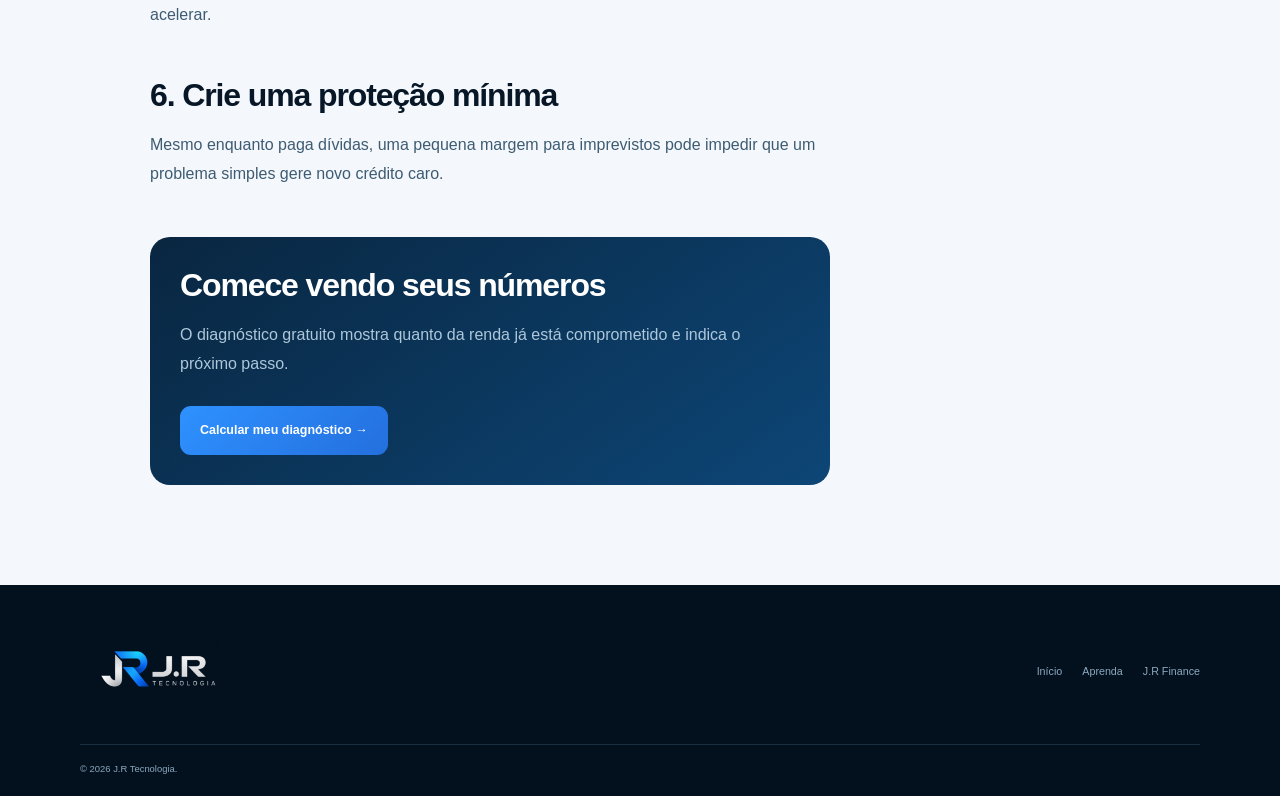
<file: como-sair-do-vermelho.html>
<!doctype html><html lang="pt-BR"><head><meta charset="utf-8"><meta name="viewport" content="width=device-width,initial-scale=1"><meta name="description" content="Veja como organizar dívidas e sair do vermelho com prioridades, negociação e acompanhamento mensal."><link rel="canonical" href="https://jrlogistica.github.io/jr-driver-site/como-sair-do-vermelho.html"><meta property="og:title" content="Como sair do vermelho com um plano realista"><meta property="og:description" content="Um passo a passo para organizar dívidas, proteger o essencial e recuperar o orçamento."><meta property="og:type" content="article"><title>Como sair do vermelho | J.R Tecnologia</title><link rel="icon" href="jr-finance-icon.png"><link rel="stylesheet" href="content.css?v=20260930"></head><body><header class="site-header"><div class="container nav-wrap"><a class="brand" href="index.html"><img src="jr-tecnologia-logo-clean.png?v=2" alt="J.R Tecnologia"></a><nav class="nav-links"><a href="aprenda.html">Aprenda</a><a href="index.html#diagnostico">Diagnóstico grátis</a><a class="nav-cta" href="index.html#comprar">Conhecer J.R Finance</a></nav></div></header><main><section class="article-hero"><div class="container"><a class="back-link" href="aprenda.html">← Voltar para Aprenda</a><span class="eyebrow">PASSO A PASSO</span><h1>Como sair do vermelho com um plano realista</h1><p>Dívidas não desaparecem com culpa nem com promessas rápidas. O caminho começa ao organizar valores, prioridades e capacidade de pagamento.</p><div class="article-meta"><span>Leitura: 7 minutos</span><span>Atualizado em setembro de 2026</span></div></div></section><div class="container article-layout"><article class="article-body"><h2>1. Pare de aumentar o problema</h2><p>Antes de negociar, interrompa novas parcelas sempre que possível. Preserve moradia, alimentação, saúde, transporte e serviços essenciais. O plano precisa manter sua rotina funcionando.</p><h2>2. Liste cada dívida</h2><p>Anote credor, saldo, parcela, taxa de juros e atraso. Sem essa visão completa, é fácil pagar a cobrança mais insistente em vez da dívida mais cara.</p><h2>3. Escolha a prioridade</h2><p>Em geral, dívidas com juros maiores exigem atenção primeiro. Também considere consequências práticas, como risco de perder um bem essencial ou ter um serviço indispensável interrompido.</p><div class="article-note"><strong>Negociação boa cabe no orçamento.</strong>Uma parcela menor ainda é ruim se ela fizer o mês voltar ao negativo. Calcule a capacidade real antes de aceitar.</div><h2>4. Negocie com uma proposta possível</h2><p>Peça o valor total atualizado, verifique descontos para quitação e compare opções. Registre as condições combinadas e confirme o impacto de juros e encargos no valor final.</p><h2>5. Acompanhe o avanço</h2><p>Atualize o saldo depois de cada pagamento e evite misturar dinheiro reservado para contas essenciais. Ver a redução da dívida ajuda a manter o plano e mostra quando é possível acelerar.</p><h2>6. Crie uma proteção mínima</h2><p>Mesmo enquanto paga dívidas, uma pequena margem para imprevistos pode impedir que um problema simples gere novo crédito caro.</p><section class="article-cta"><h2>Comece vendo seus números</h2><p>O diagnóstico gratuito mostra quanto da renda já está comprometido e indica o próximo passo.</p><a class="button" href="index.html#diagnostico">Calcular meu diagnóstico →</a></section></article><aside class="article-side"><strong>Continue aprendendo</strong><a href="como-organizar-financas.html">Organizar as finanças do zero</a><a href="reserva-de-emergencia.html">Criar uma reserva</a><a href="index.html#recursos">Conheça o J.R Finance</a></aside></div></main><footer class="content-footer"><div class="container footer-row"><img src="jr-tecnologia-logo-clean.png?v=2" alt="J.R Tecnologia"><div class="footer-links"><a href="index.html">Início</a><a href="aprenda.html">Aprenda</a><a href="index.html#comprar">J.R Finance</a></div></div><div class="container footer-bottom">© 2026 J.R Tecnologia.</div></footer></body></html>
</file>
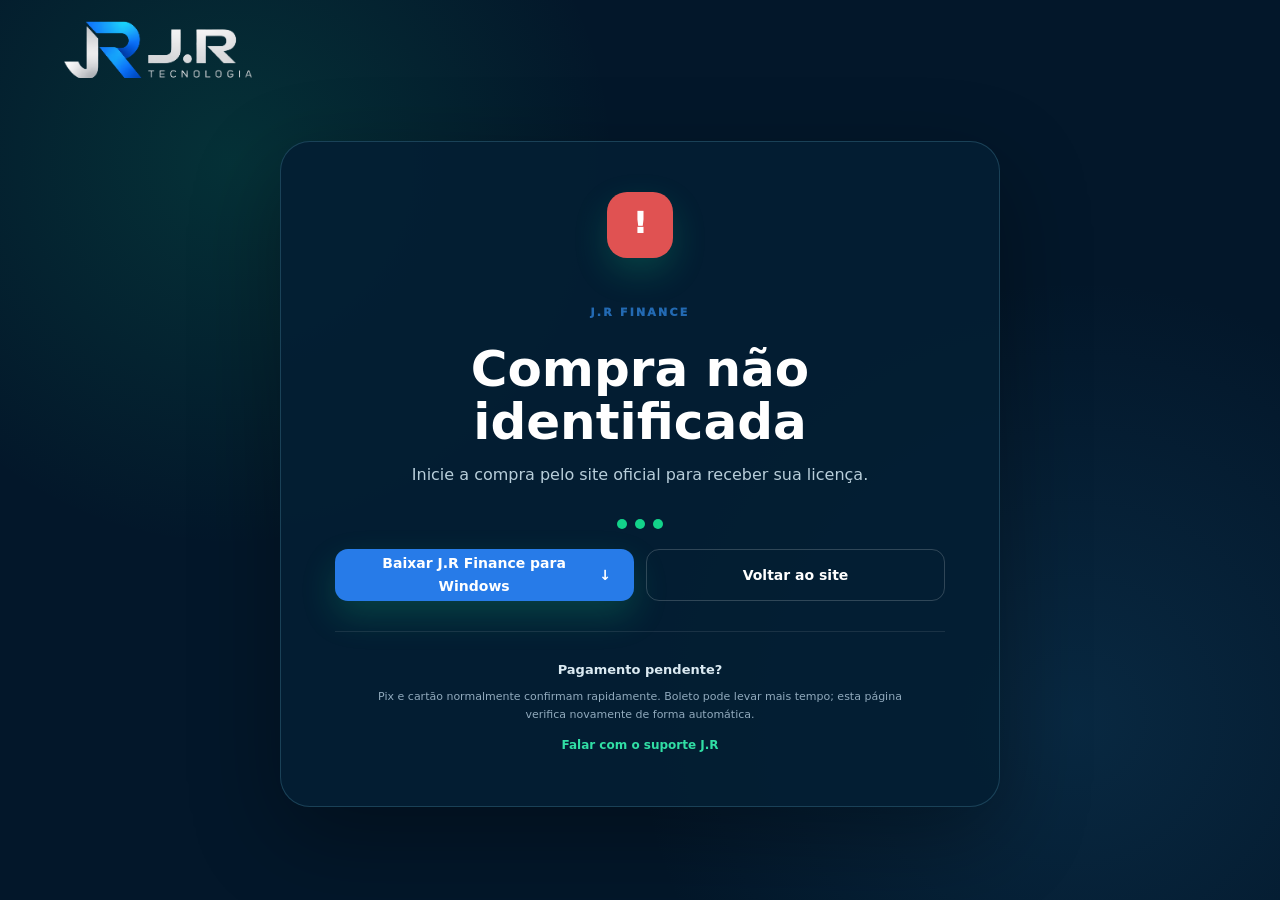
<file: compra-finance.html>
<!doctype html>
<html lang="pt-BR"><head><meta charset="UTF-8"><meta name="viewport" content="width=device-width,initial-scale=1.0"><meta name="referrer" content="no-referrer"><meta name="robots" content="noindex,nofollow"><title>Sua licença | J.R Finance</title><link rel="icon" href="jr-finance-icon.png"><link rel="stylesheet" href="styles.css?v=20260915"><link rel="stylesheet" href="site-upgrade.css?v=20260915"><link rel="stylesheet" href="jr-tecnologia.css?v=20260924-logo-safe1"></head>
<body class="purchase-delivery-page"><header class="purchase-delivery-header"><a class="brand" href="index.html"><span class="jr-approved-logo"><img src="jr-tecnologia-logo.png?v=20260913" alt="J.R Tecnologia"></span></a></header>
<main class="purchase-delivery-main"><section class="purchase-delivery-card" aria-live="polite"><div class="purchase-delivery-seal" id="delivery-seal">✓</div><p class="section-kicker">J.R FINANCE</p><h1 id="delivery-title">Confirmando seu pagamento</h1><p class="purchase-delivery-lead" id="delivery-message">A confirmação e sua licença são geradas automaticamente.</p><div class="purchase-delivery-progress" id="delivery-progress"><span></span><span></span><span></span></div>
<div class="purchase-license-panel" id="license-panel" hidden><span>SUA LICENÇA DEFINITIVA</span><strong id="license-code">—</strong><button class="button button-outline" type="button" id="copy-license">Copiar código</button><small>Guarde este código. Ele será solicitado na primeira ativação deste computador.</small></div>
<div class="purchase-delivery-actions" id="delivery-actions" hidden><a class="button button-primary" id="download-finance" href="#">Baixar J.R Finance para Windows <span>↓</span></a><a class="button button-outline" href="index.html#finance">Voltar ao site</a></div>
<div class="purchase-delivery-help"><strong>Pagamento pendente?</strong><p>Pix e cartão normalmente confirmam rapidamente. Boleto pode levar mais tempo; esta página verifica novamente de forma automática.</p><a href="https://wa.me/5551994647219?text=Ol%C3%A1%2C%20preciso%20de%20ajuda%20com%20a%20compra%20do%20J.R%20Finance." target="_blank" rel="noopener">Falar com o suporte J.R</a></div></section></main><script src="compra-finance.js?v=20260924-download-counter1"></script></body></html>
</file>
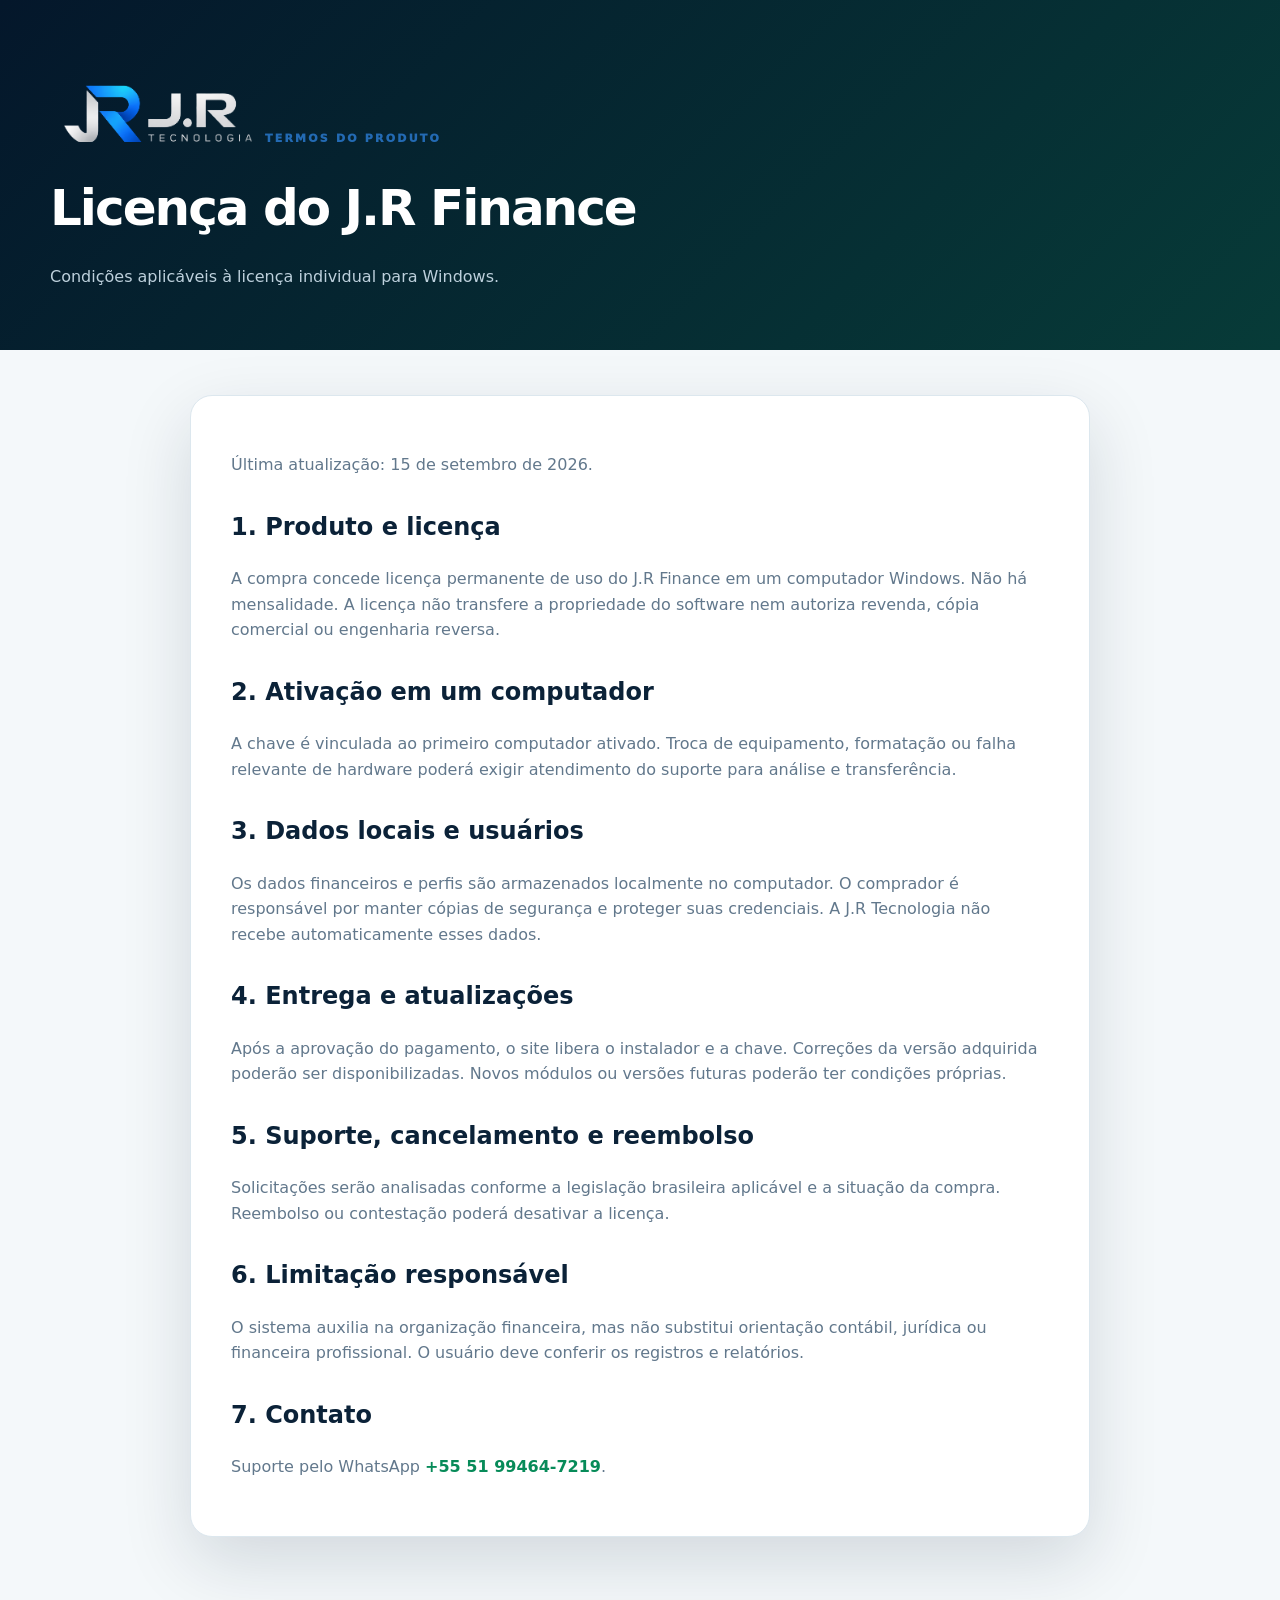
<file: licenca-finance.html>
<!doctype html><html lang="pt-BR"><head><meta charset="UTF-8"><meta name="viewport" content="width=device-width,initial-scale=1"><title>Licença do J.R Finance | J.R Tecnologia</title><link rel="icon" href="jr-finance-icon.png"><link rel="stylesheet" href="styles.css?v=20260915"><link rel="stylesheet" href="jr-tecnologia.css?v=20260915"></head><body class="legal-page"><section class="legal-hero"><div class="container"><a class="brand" href="index.html"><span class="jr-approved-logo"><img src="jr-tecnologia-logo.png" alt="J.R Tecnologia"></span></a><span class="section-kicker">TERMOS DO PRODUTO</span><h1>Licença do J.R Finance</h1><p>Condições aplicáveis à licença individual para Windows.</p></div></section><main class="legal-content"><p>Última atualização: 15 de setembro de 2026.</p><h2>1. Produto e licença</h2><p>A compra concede licença permanente de uso do J.R Finance em um computador Windows. Não há mensalidade. A licença não transfere a propriedade do software nem autoriza revenda, cópia comercial ou engenharia reversa.</p><h2>2. Ativação em um computador</h2><p>A chave é vinculada ao primeiro computador ativado. Troca de equipamento, formatação ou falha relevante de hardware poderá exigir atendimento do suporte para análise e transferência.</p><h2>3. Dados locais e usuários</h2><p>Os dados financeiros e perfis são armazenados localmente no computador. O comprador é responsável por manter cópias de segurança e proteger suas credenciais. A J.R Tecnologia não recebe automaticamente esses dados.</p><h2>4. Entrega e atualizações</h2><p>Após a aprovação do pagamento, o site libera o instalador e a chave. Correções da versão adquirida poderão ser disponibilizadas. Novos módulos ou versões futuras poderão ter condições próprias.</p><h2>5. Suporte, cancelamento e reembolso</h2><p>Solicitações serão analisadas conforme a legislação brasileira aplicável e a situação da compra. Reembolso ou contestação poderá desativar a licença.</p><h2>6. Limitação responsável</h2><p>O sistema auxilia na organização financeira, mas não substitui orientação contábil, jurídica ou financeira profissional. O usuário deve conferir os registros e relatórios.</p><h2>7. Contato</h2><p>Suporte pelo WhatsApp <a href="https://wa.me/5551994647219">+55 51 99464-7219</a>.</p></main></body></html>
</file>
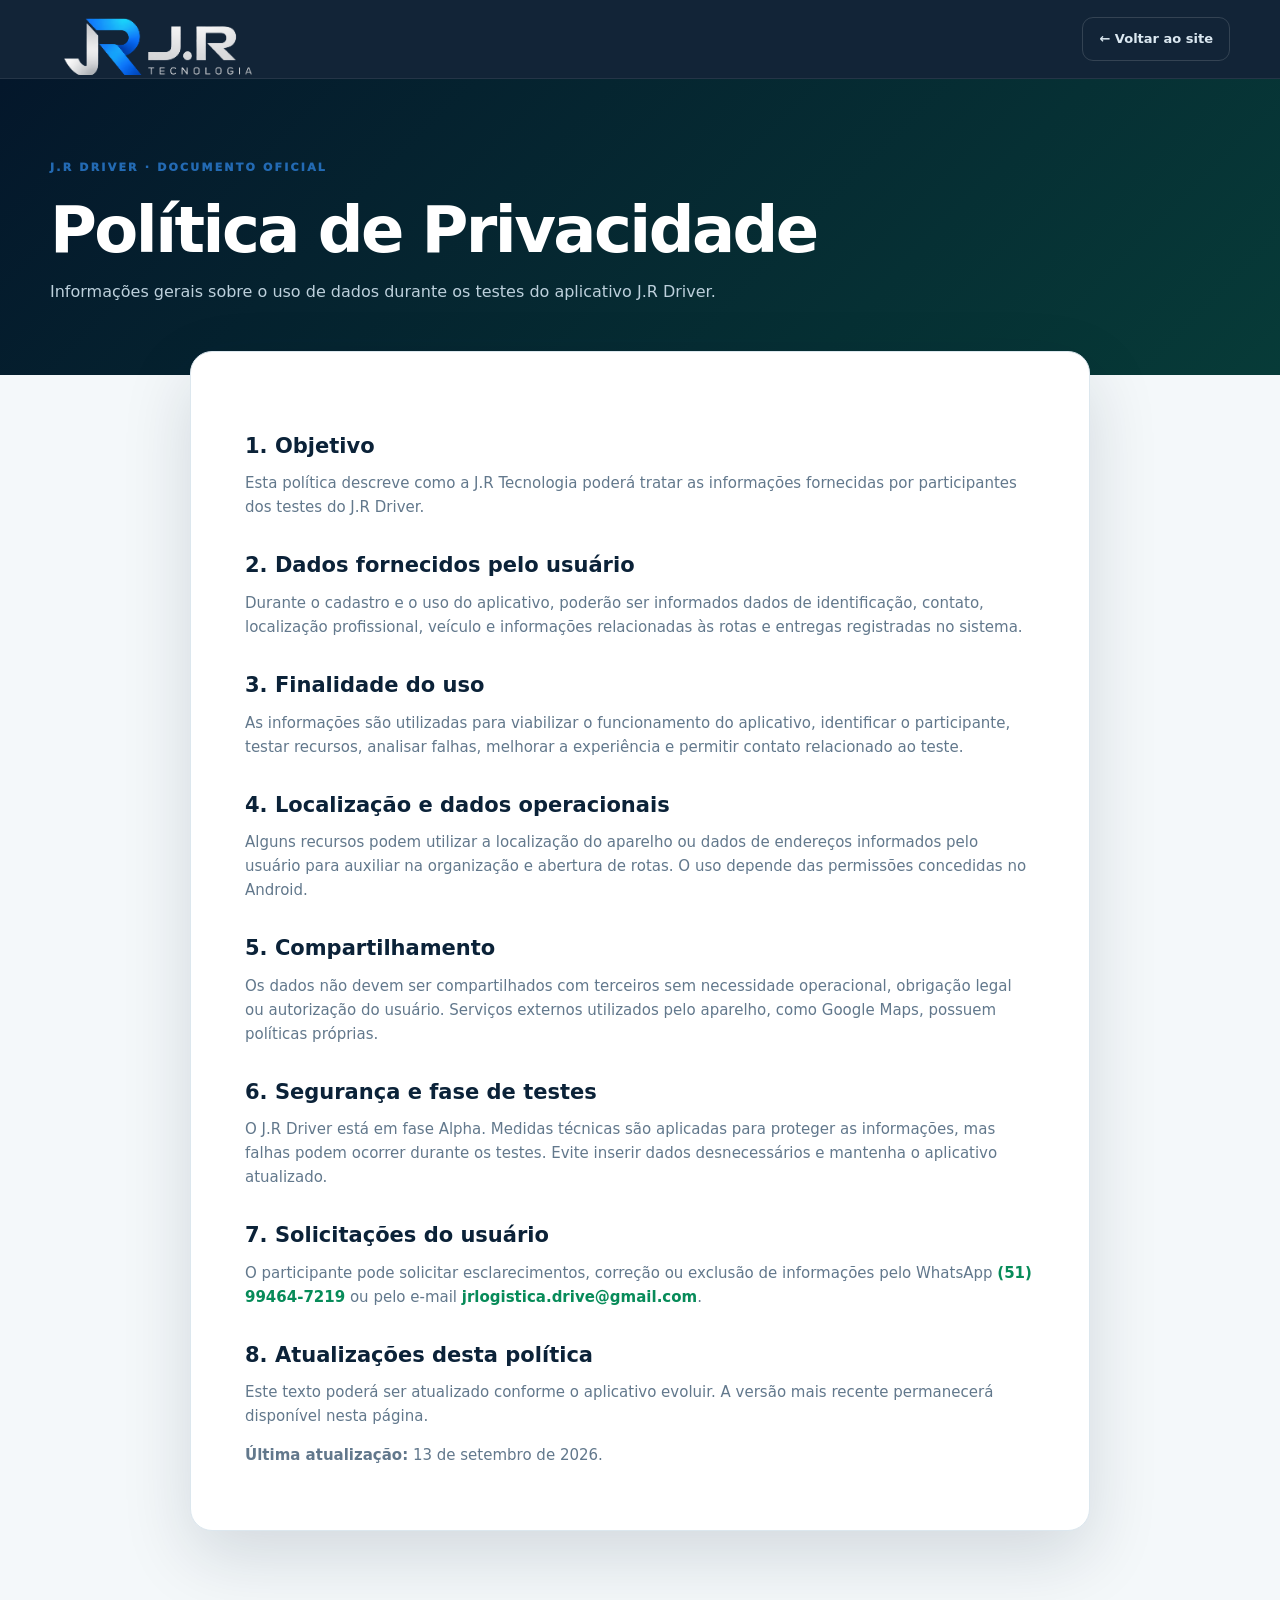
<file: privacidade.html>
<!DOCTYPE html>
<html lang="pt-BR">
<head>
  <meta charset="UTF-8">
  <meta name="viewport" content="width=device-width, initial-scale=1.0">
  <meta name="theme-color" content="#061a33">
  <title>Política de Privacidade | J.R Driver</title>
  <link rel="icon" href="jr-brand-symbol.png">
  <link rel="stylesheet" href="styles.css">
  <link rel="stylesheet" href="site-upgrade.css?v=20260824-review2">
  <link rel="stylesheet" href="jr-tecnologia.css?v=20260913-logo">
</head>
<body class="legal-page">
  <header class="site-header">
    <div class="container nav-wrap">
      <a class="brand" href="index.html" aria-label="Voltar ao site J.R Tecnologia"><span class="jr-approved-logo"><img src="jr-tecnologia-logo.png?v=20260913" alt="J.R Tecnologia"></span></a>
      <nav class="legal-nav">
        <a href="index.html">← Voltar ao site</a>
      </nav>
    </div>
  </header>

  <section class="legal-hero">
    <div class="container">
      <span class="section-kicker">J.R DRIVER · DOCUMENTO OFICIAL</span>
      <h1>Política de Privacidade</h1>
      <p>Informações gerais sobre o uso de dados durante os testes do aplicativo J.R Driver.</p>
    </div>
  </section>

  <main class="container">
    <article class="legal-content">
      <h2>1. Objetivo</h2>
      <p>Esta política descreve como a J.R Tecnologia poderá tratar as informações fornecidas por participantes dos testes do J.R Driver.</p>

      <h2>2. Dados fornecidos pelo usuário</h2>
      <p>Durante o cadastro e o uso do aplicativo, poderão ser informados dados de identificação, contato, localização profissional, veículo e informações relacionadas às rotas e entregas registradas no sistema.</p>

      <h2>3. Finalidade do uso</h2>
      <p>As informações são utilizadas para viabilizar o funcionamento do aplicativo, identificar o participante, testar recursos, analisar falhas, melhorar a experiência e permitir contato relacionado ao teste.</p>

      <h2>4. Localização e dados operacionais</h2>
      <p>Alguns recursos podem utilizar a localização do aparelho ou dados de endereços informados pelo usuário para auxiliar na organização e abertura de rotas. O uso depende das permissões concedidas no Android.</p>

      <h2>5. Compartilhamento</h2>
      <p>Os dados não devem ser compartilhados com terceiros sem necessidade operacional, obrigação legal ou autorização do usuário. Serviços externos utilizados pelo aparelho, como Google Maps, possuem políticas próprias.</p>

      <h2>6. Segurança e fase de testes</h2>
      <p>O J.R Driver está em fase Alpha. Medidas técnicas são aplicadas para proteger as informações, mas falhas podem ocorrer durante os testes. Evite inserir dados desnecessários e mantenha o aplicativo atualizado.</p>

      <h2>7. Solicitações do usuário</h2>
      <p>O participante pode solicitar esclarecimentos, correção ou exclusão de informações pelo WhatsApp <a href="https://wa.me/5551994647219?text=Ol%C3%A1%2C%20estou%20testando%20o%20J.R%20Driver%20e%20quero%20enviar%20um%20feedback." target="_blank" rel="noopener">(51) 99464-7219</a> ou pelo e-mail <a href="mailto:jrlogistica.drive@gmail.com">jrlogistica.drive@gmail.com</a>.</p>

      <h2>8. Atualizações desta política</h2>
      <p>Este texto poderá ser atualizado conforme o aplicativo evoluir. A versão mais recente permanecerá disponível nesta página.</p>

      <p><strong>Última atualização:</strong> 13 de setembro de 2026.</p>
    </article>
  </main>
</body>
</html>
</file>
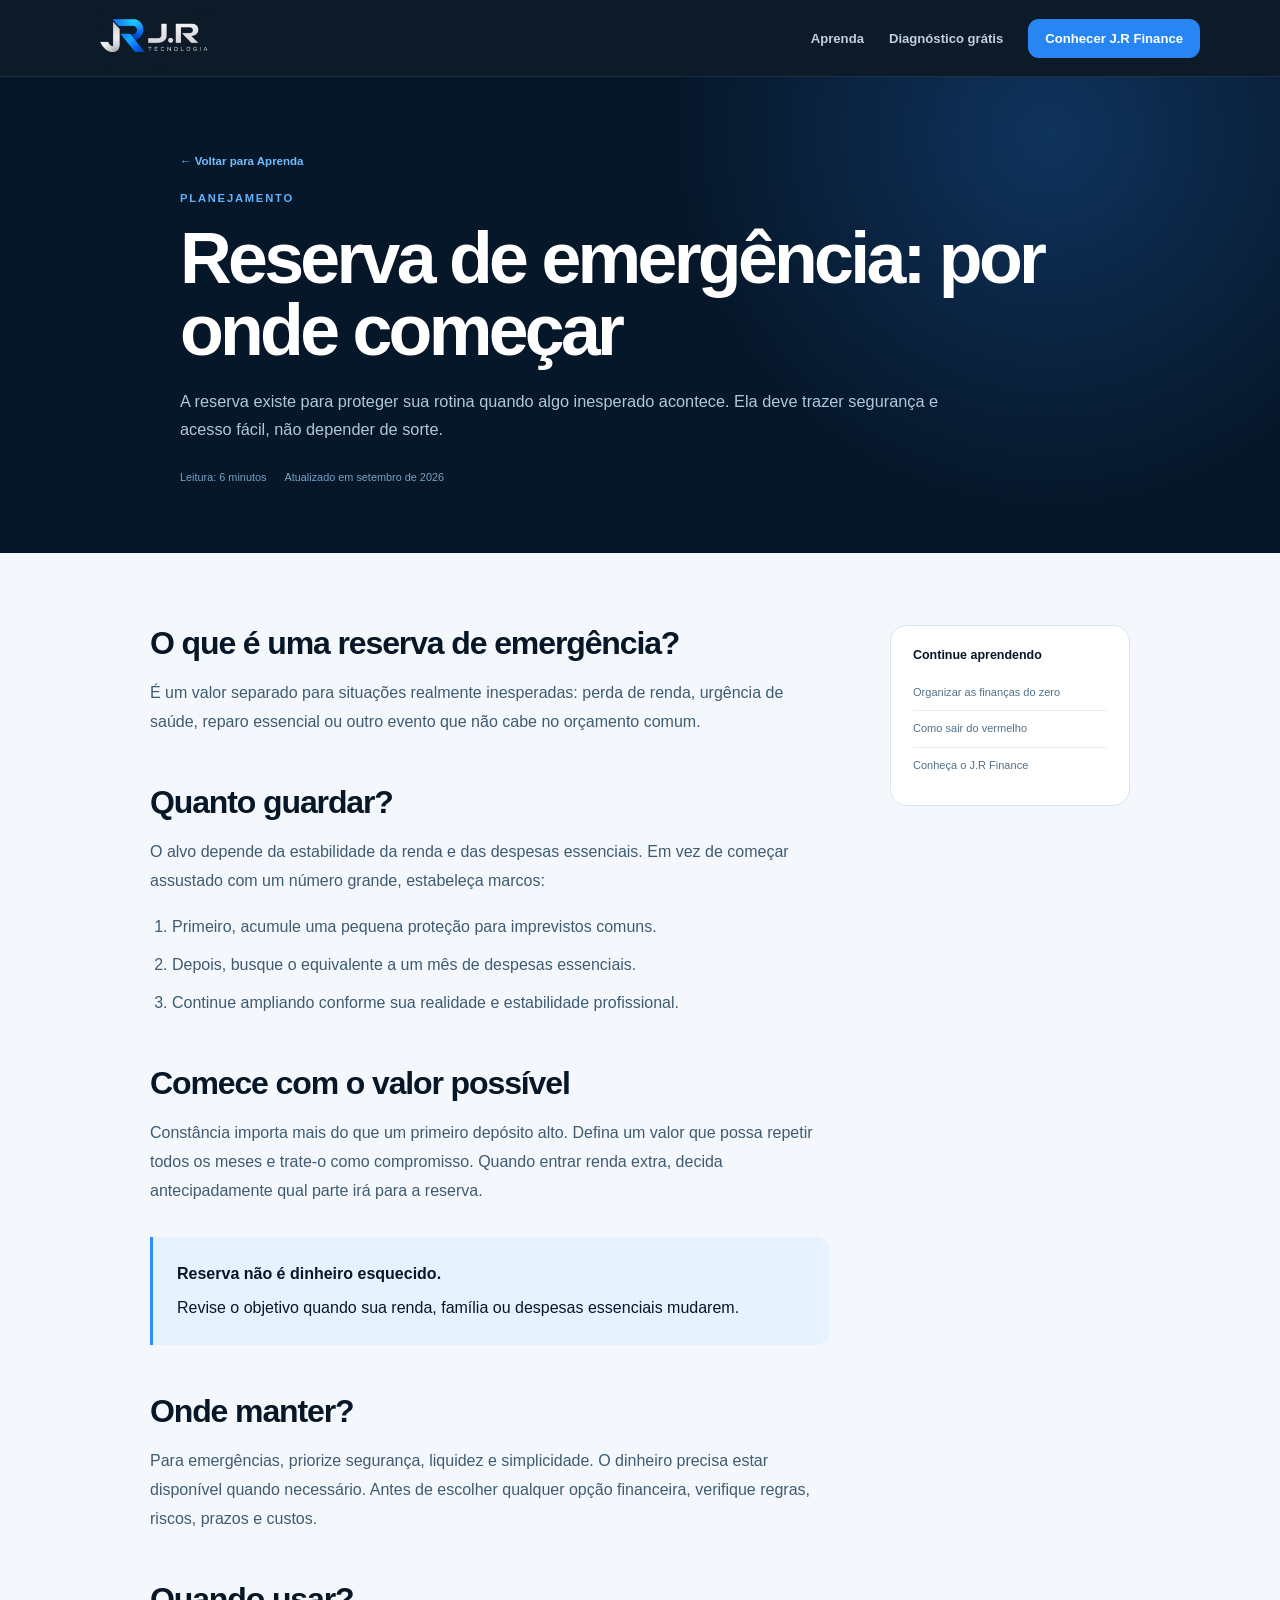
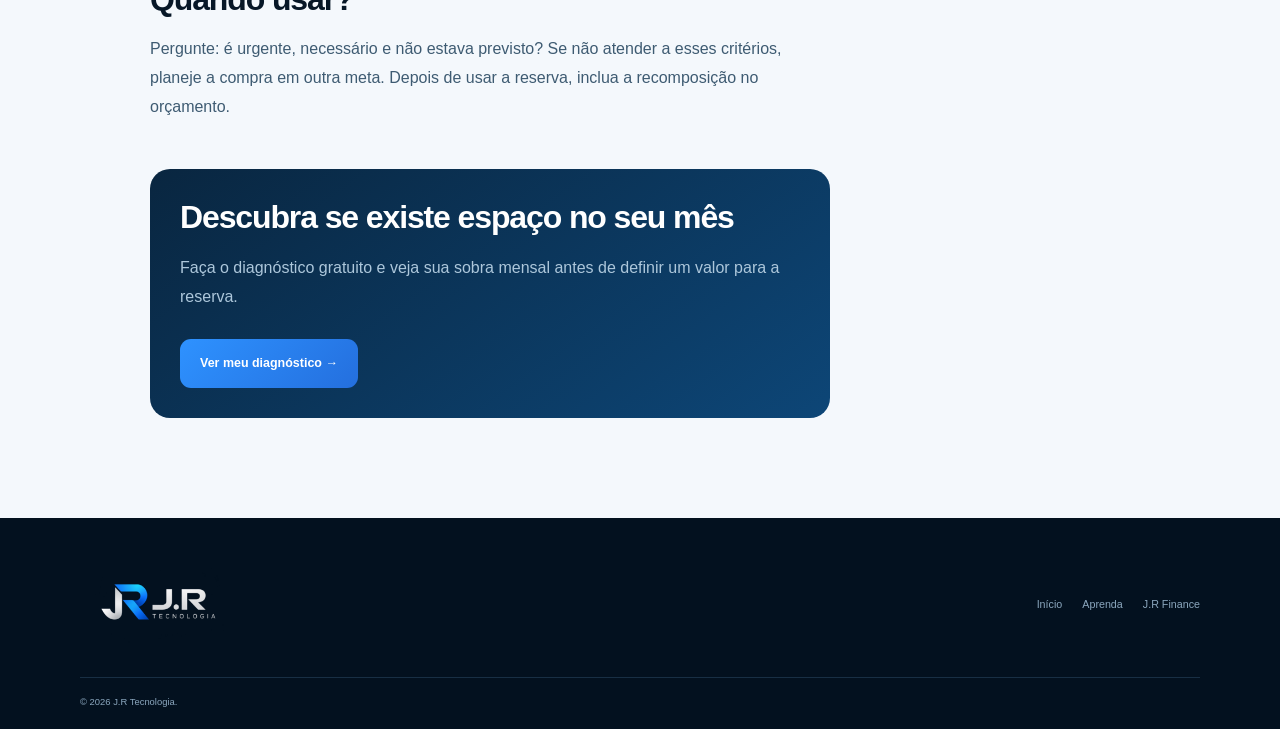
<file: reserva-de-emergencia.html>
<!doctype html><html lang="pt-BR"><head><meta charset="utf-8"><meta name="viewport" content="width=device-width,initial-scale=1"><meta name="description" content="Entenda para que serve a reserva de emergência, quanto guardar e como começar com constância."><link rel="canonical" href="https://jrlogistica.github.io/jr-driver-site/reserva-de-emergencia.html"><meta property="og:title" content="Reserva de emergência: por onde começar"><meta property="og:description" content="Aprenda a montar uma proteção financeira com objetivos e aportes possíveis."><meta property="og:type" content="article"><title>Reserva de emergência: por onde começar | J.R Tecnologia</title><link rel="icon" href="jr-finance-icon.png"><link rel="stylesheet" href="content.css?v=20260930"></head><body><header class="site-header"><div class="container nav-wrap"><a class="brand" href="index.html"><img src="jr-tecnologia-logo-clean.png?v=2" alt="J.R Tecnologia"></a><nav class="nav-links"><a href="aprenda.html">Aprenda</a><a href="index.html#diagnostico">Diagnóstico grátis</a><a class="nav-cta" href="index.html#comprar">Conhecer J.R Finance</a></nav></div></header><main><section class="article-hero"><div class="container"><a class="back-link" href="aprenda.html">← Voltar para Aprenda</a><span class="eyebrow">PLANEJAMENTO</span><h1>Reserva de emergência: por onde começar</h1><p>A reserva existe para proteger sua rotina quando algo inesperado acontece. Ela deve trazer segurança e acesso fácil, não depender de sorte.</p><div class="article-meta"><span>Leitura: 6 minutos</span><span>Atualizado em setembro de 2026</span></div></div></section><div class="container article-layout"><article class="article-body"><h2>O que é uma reserva de emergência?</h2><p>É um valor separado para situações realmente inesperadas: perda de renda, urgência de saúde, reparo essencial ou outro evento que não cabe no orçamento comum.</p><h2>Quanto guardar?</h2><p>O alvo depende da estabilidade da renda e das despesas essenciais. Em vez de começar assustado com um número grande, estabeleça marcos:</p><ol><li>Primeiro, acumule uma pequena proteção para imprevistos comuns.</li><li>Depois, busque o equivalente a um mês de despesas essenciais.</li><li>Continue ampliando conforme sua realidade e estabilidade profissional.</li></ol><h2>Comece com o valor possível</h2><p>Constância importa mais do que um primeiro depósito alto. Defina um valor que possa repetir todos os meses e trate-o como compromisso. Quando entrar renda extra, decida antecipadamente qual parte irá para a reserva.</p><div class="article-note"><strong>Reserva não é dinheiro esquecido.</strong>Revise o objetivo quando sua renda, família ou despesas essenciais mudarem.</div><h2>Onde manter?</h2><p>Para emergências, priorize segurança, liquidez e simplicidade. O dinheiro precisa estar disponível quando necessário. Antes de escolher qualquer opção financeira, verifique regras, riscos, prazos e custos.</p><h2>Quando usar?</h2><p>Pergunte: é urgente, necessário e não estava previsto? Se não atender a esses critérios, planeje a compra em outra meta. Depois de usar a reserva, inclua a recomposição no orçamento.</p><section class="article-cta"><h2>Descubra se existe espaço no seu mês</h2><p>Faça o diagnóstico gratuito e veja sua sobra mensal antes de definir um valor para a reserva.</p><a class="button" href="index.html#diagnostico">Ver meu diagnóstico →</a></section></article><aside class="article-side"><strong>Continue aprendendo</strong><a href="como-organizar-financas.html">Organizar as finanças do zero</a><a href="como-sair-do-vermelho.html">Como sair do vermelho</a><a href="index.html#recursos">Conheça o J.R Finance</a></aside></div></main><footer class="content-footer"><div class="container footer-row"><img src="jr-tecnologia-logo-clean.png?v=2" alt="J.R Tecnologia"><div class="footer-links"><a href="index.html">Início</a><a href="aprenda.html">Aprenda</a><a href="index.html#comprar">J.R Finance</a></div></div><div class="container footer-bottom">© 2026 J.R Tecnologia.</div></footer></body></html>
</file>
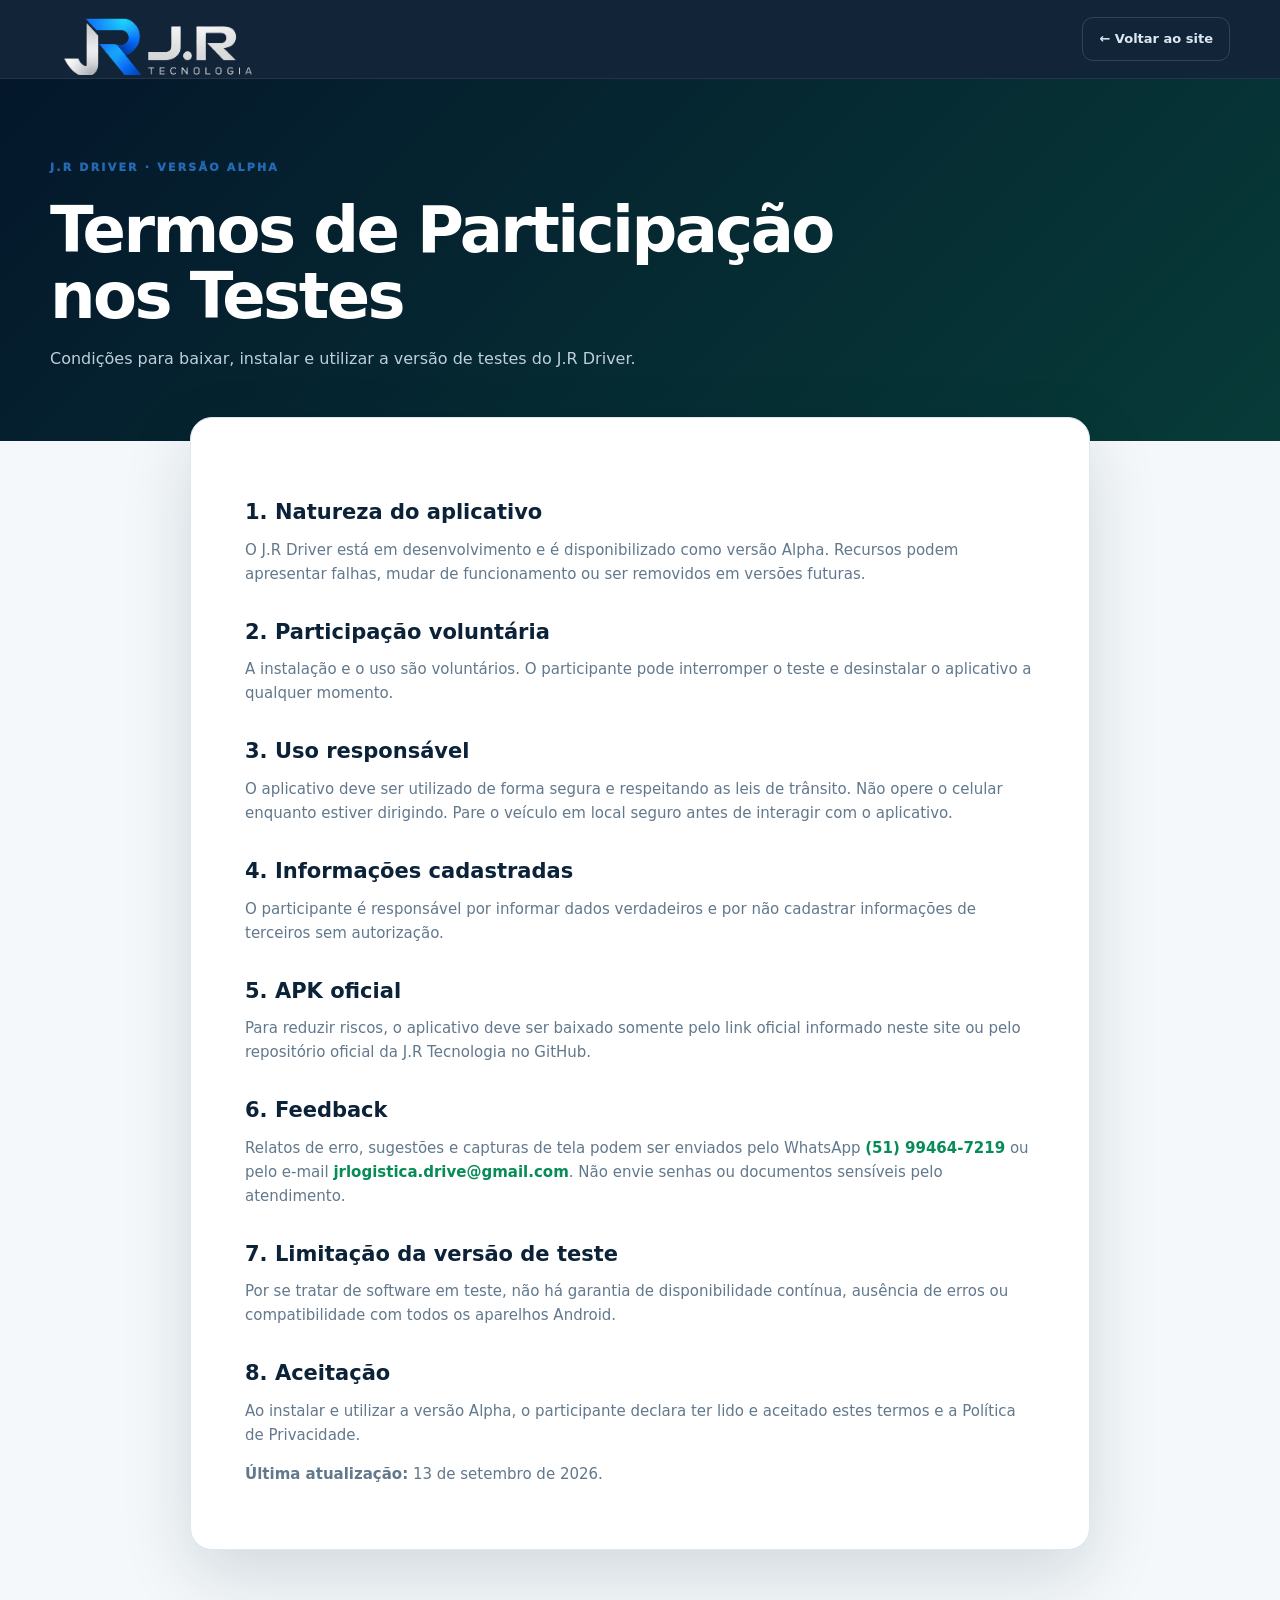
<file: termos-de-teste.html>
<!DOCTYPE html>
<html lang="pt-BR">
<head>
  <meta charset="UTF-8">
  <meta name="viewport" content="width=device-width, initial-scale=1.0">
  <meta name="theme-color" content="#061a33">
  <title>Termos de Teste | J.R Driver</title>
  <link rel="icon" href="jr-brand-symbol.png">
  <link rel="stylesheet" href="styles.css">
  <link rel="stylesheet" href="site-upgrade.css?v=20260824-review2">
  <link rel="stylesheet" href="jr-tecnologia.css?v=20260913-logo">
</head>
<body class="legal-page">
  <header class="site-header">
    <div class="container nav-wrap">
      <a class="brand" href="index.html" aria-label="Voltar ao site J.R Tecnologia"><span class="jr-approved-logo"><img src="jr-tecnologia-logo.png?v=20260913" alt="J.R Tecnologia"></span></a>
      <nav class="legal-nav">
        <a href="index.html">← Voltar ao site</a>
      </nav>
    </div>
  </header>

  <section class="legal-hero">
    <div class="container">
      <span class="section-kicker">J.R DRIVER · VERSÃO ALPHA</span>
      <h1>Termos de Participação nos Testes</h1>
      <p>Condições para baixar, instalar e utilizar a versão de testes do J.R Driver.</p>
    </div>
  </section>

  <main class="container">
    <article class="legal-content">
      <h2>1. Natureza do aplicativo</h2>
      <p>O J.R Driver está em desenvolvimento e é disponibilizado como versão Alpha. Recursos podem apresentar falhas, mudar de funcionamento ou ser removidos em versões futuras.</p>

      <h2>2. Participação voluntária</h2>
      <p>A instalação e o uso são voluntários. O participante pode interromper o teste e desinstalar o aplicativo a qualquer momento.</p>

      <h2>3. Uso responsável</h2>
      <p>O aplicativo deve ser utilizado de forma segura e respeitando as leis de trânsito. Não opere o celular enquanto estiver dirigindo. Pare o veículo em local seguro antes de interagir com o aplicativo.</p>

      <h2>4. Informações cadastradas</h2>
      <p>O participante é responsável por informar dados verdadeiros e por não cadastrar informações de terceiros sem autorização.</p>

      <h2>5. APK oficial</h2>
      <p>Para reduzir riscos, o aplicativo deve ser baixado somente pelo link oficial informado neste site ou pelo repositório oficial da J.R Tecnologia no GitHub.</p>

      <h2>6. Feedback</h2>
      <p>Relatos de erro, sugestões e capturas de tela podem ser enviados pelo WhatsApp <a href="https://wa.me/5551994647219?text=Ol%C3%A1%2C%20estou%20testando%20o%20J.R%20Driver%20e%20quero%20enviar%20um%20feedback." target="_blank" rel="noopener">(51) 99464-7219</a> ou pelo e-mail <a href="mailto:jrlogistica.drive@gmail.com">jrlogistica.drive@gmail.com</a>. Não envie senhas ou documentos sensíveis pelo atendimento.</p>

      <h2>7. Limitação da versão de teste</h2>
      <p>Por se tratar de software em teste, não há garantia de disponibilidade contínua, ausência de erros ou compatibilidade com todos os aparelhos Android.</p>

      <h2>8. Aceitação</h2>
      <p>Ao instalar e utilizar a versão Alpha, o participante declara ter lido e aceitado estes termos e a Política de Privacidade.</p>

      <p><strong>Última atualização:</strong> 13 de setembro de 2026.</p>
    </article>
  </main>
</body>
</html>
</file>
<file: finance-site.css>
:root{--navy:#06172a;--panel:#0d2944;--blue:#2d8cff;--green:#3fe0b0;--text:#f7fbff;--muted:#a9c2d8;--line:rgba(122,184,239,.18);--ink:#071727;--light:#f4f8fc;--shadow:0 28px 80px rgba(0,16,32,.26)}
*{box-sizing:border-box}html{scroll-behavior:smooth}body{margin:0;background:var(--navy);color:var(--text);font-family:Inter,"Segoe UI",Arial,sans-serif;-webkit-font-smoothing:antialiased}a{color:inherit;text-decoration:none}img{display:block;max-width:100%}button{font:inherit}.container{width:min(1180px,calc(100% - 40px));margin:auto}.section{padding:100px 0}.eyebrow{display:block;color:#2686e9;font-size:.72rem;font-weight:900;letter-spacing:.16em}.site-header{position:sticky;z-index:50;top:0;border-bottom:1px solid rgba(122,184,239,.12);background:rgba(4,18,33,.94);backdrop-filter:blur(18px)}.nav-wrap{display:flex;min-height:76px;align-items:center;justify-content:space-between}.brand{display:flex;width:146px;height:60px;align-items:center}.brand img{width:146px;height:auto}.nav-links{display:flex;align-items:center;gap:27px;color:#b8cee1;font-size:.85rem;font-weight:700}.nav-links>a:hover{color:#fff}.nav-cta{padding:12px 17px;border-radius:11px;color:#fff!important;background:#2785f4;box-shadow:0 10px 24px rgba(39,133,244,.2)}.menu-toggle{display:none;width:42px;height:42px;padding:10px;border:1px solid var(--line);border-radius:11px;background:var(--panel)}.menu-toggle span{display:block;height:2px;margin:4px;background:#fff}
.hero{position:relative;overflow:hidden;padding:88px 0 96px;background:radial-gradient(circle at 77% 18%,rgba(38,133,244,.3),transparent 36%),linear-gradient(140deg,#041321,#08213a 64%,#0b2d4d)}.hero:before{position:absolute;inset:0;content:"";opacity:.12;background-image:linear-gradient(rgba(113,183,246,.18) 1px,transparent 1px),linear-gradient(90deg,rgba(113,183,246,.18) 1px,transparent 1px);background-size:80px 80px}.hero-glow{position:absolute;right:-120px;bottom:-350px;width:700px;height:700px;border-radius:50%;background:rgba(64,191,255,.08)}.hero-grid{position:relative;display:grid;grid-template-columns:.8fr 1.2fr;gap:58px;align-items:center}.product-pill{display:inline-flex;padding:7px 12px 7px 7px;border:1px solid rgba(114,187,255,.26);border-radius:999px;background:rgba(11,42,69,.82);align-items:center;gap:10px;color:#ddecf8;font-size:.65rem;font-weight:900;letter-spacing:.13em}.product-pill img{width:31px;height:31px;border-radius:9px}.hero h1{margin:24px 0 21px;font-size:clamp(3.2rem,5.4vw,5.15rem);line-height:.96;letter-spacing:-.062em}.hero h1 em{color:#69b6ff;font-style:normal}.hero-copy>p{max-width:550px;margin:0;color:#bdd1e3;font-size:1.05rem;line-height:1.72}.hero-actions{display:flex;flex-wrap:wrap;gap:12px;margin-top:31px}.button{display:inline-flex;min-height:50px;padding:0 21px;border:1px solid transparent;border-radius:12px;align-items:center;justify-content:center;gap:11px;font-size:.84rem;font-weight:850;transition:.2s}.button:hover{transform:translateY(-2px)}.primary{background:linear-gradient(135deg,#2e92ff,#266fdf);box-shadow:0 15px 35px rgba(36,126,235,.25)}.secondary{border-color:rgba(144,199,247,.28);background:rgba(7,31,52,.62)}.hero-trust{display:flex;flex-wrap:wrap;margin-top:24px;gap:16px;color:#9db9d1;font-size:.68rem;font-weight:700}.hero-trust b{color:var(--green)}.hero-product{position:relative;padding:12px 0 54px}.app-window{overflow:hidden;border:1px solid rgba(130,195,251,.34);border-radius:18px;background:#071b2d;box-shadow:0 40px 100px rgba(0,0,0,.4)}.window-bar{display:grid;height:42px;padding:0 14px;grid-template-columns:1fr auto 1fr;align-items:center;border-bottom:1px solid rgba(126,180,232,.14);color:#7fa5c7;font-size:.52rem;letter-spacing:.15em}.window-bar>span{display:flex;gap:6px}.window-bar i{display:block;width:7px;height:7px;border-radius:50%;background:#426984}.window-bar b{text-align:center;color:#9dbbd4}.window-bar small{text-align:right;color:#61aff4;font-weight:900}.app-window>img{width:100%;height:auto;filter:brightness(1.24) saturate(1.08)}.product-badge{position:absolute;right:-18px;bottom:0;display:flex;min-width:220px;padding:17px 20px;border:1px solid rgba(121,189,250,.32);border-radius:16px;background:rgba(7,29,49,.97);box-shadow:var(--shadow);flex-direction:column}.product-badge span{color:#76b5eb;font-size:.55rem;font-weight:900;letter-spacing:.14em}.product-badge strong{margin:4px 0;font-size:1.7rem}.product-badge small{color:#91adc5;font-size:.61rem}
.proof-strip{border-block:1px solid var(--line);background:#071c31}.proof-grid{display:grid;grid-template-columns:repeat(3,1fr)}.proof-grid article{display:flex;min-height:105px;padding:24px 32px;border-right:1px solid var(--line);flex-direction:column;justify-content:center}.proof-grid article:first-child{border-left:1px solid var(--line)}.proof-grid strong{font-size:1rem}.proof-grid span{margin-top:7px;color:#87a6c1;font-size:.68rem}
.diagnosis{position:relative;overflow:hidden;background:linear-gradient(145deg,#06172a,#0a2c4b)}.diagnosis:before{position:absolute;top:-260px;right:-180px;width:580px;height:580px;border-radius:50%;background:rgba(45,140,255,.12);content:"";filter:blur(4px)}.diagnosis-grid{position:relative;display:grid;grid-template-columns:.82fr 1.18fr;gap:72px;align-items:center}.diagnosis-copy h2{margin:14px 0 20px;font-size:clamp(2.45rem,4.1vw,4rem);line-height:1.04;letter-spacing:-.05em}.diagnosis-copy>p{max-width:540px;color:#9fb9cf;line-height:1.75}.diagnosis-copy ol{display:grid;margin:32px 0;padding:0;counter-reset:diagnosis;list-style:none;gap:12px}.diagnosis-copy li{position:relative;display:flex;min-height:67px;padding:14px 16px 14px 59px;border:1px solid var(--line);border-radius:14px;background:rgba(10,39,65,.6);flex-direction:column;justify-content:center}.diagnosis-copy li:before{position:absolute;left:15px;display:grid;width:31px;height:31px;border-radius:9px;color:#75bfff;background:rgba(45,140,255,.14);font-size:.7rem;font-weight:900;counter-increment:diagnosis;content:"0" counter(diagnosis);place-items:center}.diagnosis-copy li b{font-size:.78rem}.diagnosis-copy li span{margin-top:4px;color:#7f9db7;font-size:.66rem}.diagnosis-privacy{display:flex;padding:14px 16px;border-left:2px solid var(--green);background:rgba(5,22,38,.52);align-items:center;gap:12px}.diagnosis-privacy>span{color:var(--green);font-weight:900}.diagnosis-privacy p{display:flex;margin:0;color:#829fb8;font-size:.63rem;line-height:1.5;flex-direction:column}.diagnosis-privacy strong{color:#d9e9f5;font-size:.7rem}.diagnosis-card{padding:32px;border:1px solid rgba(116,190,255,.3);border-radius:26px;background:linear-gradient(145deg,rgba(16,48,76,.98),rgba(7,28,48,.98));box-shadow:0 35px 95px rgba(0,0,0,.34)}.diagnosis-head{display:flex;margin-bottom:26px;padding-bottom:22px;border-bottom:1px solid var(--line);align-items:center;justify-content:space-between}.diagnosis-head span{color:#65b0f2;font-size:.57rem;font-weight:900;letter-spacing:.15em}.diagnosis-head h3{margin:7px 0 0;font-size:1.35rem}.diagnosis-head>b{padding:8px 11px;border:1px solid rgba(63,224,176,.28);border-radius:9px;color:var(--green);background:rgba(63,224,176,.08);font-size:.57rem;letter-spacing:.12em}.diagnosis-card form{display:grid;gap:9px}.diagnosis-card label{display:flex;margin-top:5px;color:#bcd1e2;font-size:.67rem;font-weight:800;justify-content:space-between}.diagnosis-card label span{color:#698ca9}.diagnosis-card input{width:100%;height:51px;padding:0 15px;border:1px solid rgba(118,181,235,.24);border-radius:11px;outline:0;color:#fff;background:#081f35;font:inherit;font-size:.83rem;transition:.2s}.diagnosis-card input::placeholder{color:#557792}.diagnosis-card input:focus{border-color:#409cff;box-shadow:0 0 0 3px rgba(45,140,255,.12)}.diagnosis-card input.invalid{border-color:#ff6780}.field-grid{display:grid;grid-template-columns:1fr 1fr;gap:12px}.field-grid>div{display:grid;gap:9px}.form-error{min-height:17px;margin:2px 0 0;color:#ff91a4;font-size:.65rem}.diagnosis-submit{width:100%;border:0;color:#fff;background:linear-gradient(135deg,#2e92ff,#246fde);cursor:pointer}.diagnosis-result{display:grid;gap:18px}.diagnosis-result[hidden]{display:none}.result-status>span{display:inline-block;padding:6px 9px;border-radius:8px;color:#72bbff;background:rgba(45,140,255,.12);font-size:.54rem;font-weight:900;letter-spacing:.13em}.result-status h3{margin:13px 0 8px;font-size:1.7rem}.result-status p{margin:0;color:#9bb5ca;font-size:.74rem;line-height:1.6}.result-numbers{display:grid;grid-template-columns:1fr 1fr;gap:10px}.result-numbers article{display:flex;padding:16px;border:1px solid var(--line);border-radius:13px;background:rgba(5,23,39,.5);flex-direction:column}.result-numbers span{color:#7696b1;font-size:.6rem}.result-numbers strong{margin-top:7px;font-size:1.12rem}.result-meter{overflow:hidden;height:9px;border-radius:99px;background:#061728}.result-meter span{display:block;width:0;height:100%;border-radius:inherit;background:var(--green);transition:width .55s ease}.result-action{display:grid;gap:12px}.result-action>p{margin:0;padding:13px 15px;border-left:2px solid #55aaff;color:#b6cddd;background:rgba(45,140,255,.08);font-size:.69rem;line-height:1.6}.result-action .button{width:100%}.result-action>button{border:0;color:#76b8ef;background:transparent;cursor:pointer;font-size:.65rem;font-weight:800}
.overview,.journey,.faq{color:var(--ink);background:var(--light)}.section-heading{max-width:830px;margin-bottom:50px}.section-heading.compact{margin-bottom:42px}.section-heading h2,.showcase h2,.security h2,.pricing h2,.faq h2{margin:13px 0 17px;font-size:clamp(2.35rem,4.1vw,4rem);line-height:1.05;letter-spacing:-.048em}.section-heading p,.showcase-copy>p,.security-copy>p,.pricing-copy>p,.faq-intro>p{color:#58738b;line-height:1.72}.feature-grid{display:grid;grid-template-columns:repeat(3,1fr);gap:15px}.feature-card{position:relative;min-height:235px;padding:28px;border:1px solid #dce7f0;border-radius:20px;background:#fff;box-shadow:0 15px 45px rgba(7,36,61,.06)}.feature-card.feature-main{grid-column:span 2;color:#fff;background:linear-gradient(145deg,#0a2b49,#0d4475);border-color:transparent}.feature-number{display:block;margin-bottom:37px;color:#3b89ca;font-size:.64rem;font-weight:900}.feature-main .feature-number{color:#77bfff}.feature-card h3{margin:0 0 11px;font-size:1.12rem}.feature-card p{max-width:470px;margin:0;color:#647f96;font-size:.8rem;line-height:1.65}.feature-main p{color:#a9c8e2}.mini-chart{position:absolute;right:30px;bottom:29px;display:flex;height:92px;align-items:flex-end;gap:9px}.mini-chart i{display:block;width:17px;border-radius:5px 5px 2px 2px;background:linear-gradient(#4aa5ff,#2474d9)}.mini-chart i:nth-child(1){height:35%}.mini-chart i:nth-child(2){height:63%}.mini-chart i:nth-child(3){height:46%}.mini-chart i:nth-child(4){height:83%}.mini-chart i:nth-child(5){height:59%}.mini-chart i:nth-child(6){height:100%;background:linear-gradient(#4be3b8,#209a7c)}
.showcase{color:var(--ink);background:#eaf2f8}.showcase-grid{display:grid;grid-template-columns:.7fr 1.3fr;gap:58px;align-items:center}.showcase-copy ul{display:grid;margin:30px 0 0;padding:0;list-style:none;gap:9px}.showcase-copy li{display:flex;padding:14px 16px;border:1px solid #d5e3ee;border-radius:13px;background:#fff;flex-direction:column}.showcase-copy li b{font-size:.78rem}.showcase-copy li span{margin-top:4px;color:#668198;font-size:.66rem}.showcase-screen{overflow:hidden;border:8px solid #0c2943;border-radius:21px;background:#061a2b;box-shadow:0 35px 85px rgba(7,38,65,.22)}.showcase-screen img{width:100%;height:auto;filter:brightness(1.2) saturate(1.05)}
.steps-grid{display:grid;grid-template-columns:repeat(4,1fr);gap:13px}.steps-grid article{position:relative;min-height:220px;padding:27px;border:1px solid #dbe7f0;border-radius:18px;background:#fff}.steps-grid article>b{display:grid;width:36px;height:36px;margin-bottom:35px;border-radius:10px;color:#1475dc;background:#e4f1ff;place-items:center}.steps-grid h3{margin:0 0 9px;font-size:1rem}.steps-grid p{margin:0;color:#668097;font-size:.73rem;line-height:1.55}
.learn-preview{color:var(--ink);background:#eaf2f8}.learn-preview-grid{display:grid;grid-template-columns:repeat(3,1fr);gap:16px}.learn-preview-grid>a{display:flex;min-height:275px;padding:28px;border:1px solid #d7e4ee;border-radius:20px;background:#fff;box-shadow:0 15px 45px rgba(7,36,61,.06);flex-direction:column;transition:.2s}.learn-preview-grid>a:hover{transform:translateY(-4px);border-color:#9dcbf5}.learn-preview-grid span{color:#2686e9;font-size:.58rem;font-weight:900;letter-spacing:.14em}.learn-preview-grid h3{margin:30px 0 12px;font-size:1.3rem;line-height:1.2;letter-spacing:-.025em}.learn-preview-grid p{margin:0;color:#627d94;font-size:.76rem;line-height:1.65}.learn-preview-grid b{margin-top:auto;padding-top:25px;color:#1475dc;font-size:.7rem}.learn-all{display:inline-block;margin-top:26px;color:#1475dc;font-size:.75rem;font-weight:850}
.security{background:linear-gradient(145deg,#06182a,#0a2946)}.security-grid{display:grid;grid-template-columns:1fr 1fr;gap:72px;align-items:center}.security-visual{display:flex;min-height:310px;padding:40px;border:1px solid var(--line);border-radius:26px;background:radial-gradient(circle at 20% 10%,rgba(45,140,255,.2),transparent 40%),rgba(10,36,59,.78);align-items:center;gap:28px;box-shadow:var(--shadow)}.lock-mark{display:grid;width:92px;height:92px;flex:0 0 92px;border:1px solid rgba(110,184,250,.3);border-radius:24px;background:rgba(45,140,255,.11);place-items:center}.lock-mark span{position:relative;width:34px;height:28px;border:4px solid #6ebaff;border-radius:7px}.lock-mark span:before{position:absolute;bottom:20px;left:5px;width:16px;height:18px;border:4px solid #6ebaff;border-bottom:0;border-radius:12px 12px 0 0;content:""}.security-visual small{color:#6db0e8;font-size:.58rem;font-weight:900;letter-spacing:.13em}.security-visual strong{display:block;margin:9px 0;font-size:1.35rem}.security-visual p{margin:0;color:#91aec6;font-size:.74rem;line-height:1.6}.security-copy>p{color:#9eb8ce}.security-list{display:grid;grid-template-columns:1fr 1fr;margin-top:27px;gap:11px}.security-list span{padding:12px 14px;border:1px solid var(--line);border-radius:11px;color:#c2d9ea;background:rgba(11,42,69,.65);font-size:.7rem;font-weight:700}
.pricing{background:radial-gradient(circle at 75% 45%,rgba(45,140,255,.18),transparent 33%),#041321}.pricing-grid{display:grid;grid-template-columns:1fr 420px;gap:82px;align-items:center}.pricing-copy>p{color:#9eb8cf}.pricing-copy ul{display:grid;grid-template-columns:1fr 1fr;margin:28px 0 0;padding:0;list-style:none;gap:12px}.pricing-copy li{color:#c3d8e9;font-size:.74rem;font-weight:700}.pricing-copy li:before{margin-right:8px;color:var(--green);content:"✓"}.price-card{padding:32px;border:1px solid rgba(114,185,249,.3);border-radius:24px;background:linear-gradient(145deg,#102f4c,#081e34);box-shadow:0 35px 90px rgba(0,0,0,.32)}.price-product{display:flex;padding-bottom:22px;border-bottom:1px solid var(--line);align-items:center;gap:14px}.price-product img{width:52px;height:52px;border-radius:14px}.price-product div{display:flex;flex-direction:column}.price-product span{margin-top:5px;color:#8baac4;font-size:.65rem}.price{display:flex;margin:28px 0 5px;align-items:flex-start}.price small{margin:9px 8px 0 0;font-size:1rem;font-weight:900}.price strong{font-size:4.15rem;line-height:1;letter-spacing:-.06em}.price-card>p{margin:0 0 25px;color:#96b1c8;font-size:.7rem}.checkout-button{width:100%;background:linear-gradient(135deg,#2e92ff,#246fde)}.payment-note,.license-link{display:block;text-align:center}.payment-note{margin:15px 0;color:#7898b4;font-size:.58rem}.license-link{color:#72b8f6;font-size:.65rem;font-weight:800}
.faq-grid{display:grid;grid-template-columns:.72fr 1.28fr;gap:80px}.faq-intro>a{display:inline-block;margin-top:18px;color:#1474d6;font-size:.74rem;font-weight:850}.faq-list{display:grid;gap:9px}.faq-list details{overflow:hidden;border:1px solid #d9e5ee;border-radius:14px;background:#fff}.faq-list summary{display:flex;padding:20px 22px;cursor:pointer;list-style:none;justify-content:space-between;font-size:.82rem;font-weight:800}.faq-list summary::-webkit-details-marker{display:none}.faq-list summary span{color:#2585ed;font-size:1.1rem}.faq-list details[open] summary span{transform:rotate(45deg)}.faq-list p{margin:0;padding:0 22px 20px;color:#607b92;font-size:.74rem;line-height:1.62}.final-cta{padding:0 0 88px;color:var(--ink);background:var(--light)}.final-card{display:flex;padding:46px 50px;border-radius:25px;color:#fff;background:radial-gradient(circle at 82% 18%,rgba(91,181,255,.24),transparent 35%),linear-gradient(145deg,#061a2c,#0b355a);align-items:center;justify-content:space-between;box-shadow:0 24px 70px rgba(7,38,65,.18)}.final-card>div>span{color:#6bb6f7;font-size:.59rem;font-weight:900;letter-spacing:.12em}.final-card h2{margin:10px 0 7px;font-size:clamp(2rem,3.5vw,3.1rem);letter-spacing:-.045em}.final-card p{margin:0;color:#a3bdd3;font-size:.76rem}.final-card .button{flex:0 0 auto;margin-left:30px}
footer{padding:62px 0 22px;border-top:1px solid var(--line);background:#03111f}.footer-main{display:grid;grid-template-columns:1.45fr .75fr .85fr 1fr;gap:45px}.footer-brand img{width:175px}.footer-brand p{color:#7897b2;font-size:.69rem}.footer-main nav{display:flex;flex-direction:column;gap:11px}.footer-main nav strong{margin-bottom:4px;font-size:.71rem}.footer-main nav a{color:#809eb9;font-size:.66rem}.site-visit-counter{display:flex;height:max-content;padding:14px;border:1px solid var(--line);border-radius:14px;background:#071d31;align-items:center;gap:11px}.site-visit-counter>span{display:block;width:10px;height:10px;border:3px solid #62b3fa;border-radius:50%;box-shadow:0 0 0 5px rgba(45,140,255,.1)}.site-visit-counter div{display:flex;flex-direction:column}.site-visit-counter strong{font-size:.68rem}.site-visit-counter small{margin-top:4px;color:#7695b0;font-size:.59rem}.footer-bottom{display:flex;margin-top:48px;padding-top:20px;border-top:1px solid rgba(124,179,229,.1);justify-content:space-between;color:#587691;font-size:.59rem}
@media(max-width:1050px){.hero-grid,.showcase-grid,.security-grid,.diagnosis-grid{grid-template-columns:1fr}.hero-product{max-width:820px}.feature-grid{grid-template-columns:1fr 1fr}.pricing-grid{grid-template-columns:1fr 390px;gap:42px}.footer-main{grid-template-columns:1.3fr 1fr 1fr}.site-visit-counter{grid-column:1/-1;width:max-content}}
@media(max-width:820px){.nav-links{position:absolute;top:76px;right:20px;left:20px;display:none;padding:18px;border:1px solid var(--line);border-radius:16px;background:#071d31;flex-direction:column;align-items:stretch}.nav-links.open{display:flex}.menu-toggle{display:block}.proof-grid{grid-template-columns:1fr}.proof-grid article{border:0;border-bottom:1px solid var(--line)}.feature-grid,.learn-preview-grid{grid-template-columns:1fr}.feature-card.feature-main{grid-column:auto}.steps-grid{grid-template-columns:1fr 1fr}.pricing-grid,.faq-grid{grid-template-columns:1fr}.footer-main{grid-template-columns:1fr 1fr}.footer-brand{grid-column:1/-1}.final-card{align-items:flex-start;flex-direction:column}.final-card .button{margin:26px 0 0}}
@media(max-width:620px){.container{width:min(100% - 28px,1180px)}.section{padding:76px 0}.hero{padding:67px 0 74px}.hero h1{font-size:3.25rem}.hero-actions .button{width:100%}.hero-trust{flex-direction:column}.product-badge{right:0;min-width:188px}.proof-grid article{min-height:88px;padding:18px}.diagnosis-card{padding:23px}.diagnosis-copy h2{font-size:2.35rem}.field-grid,.result-numbers{grid-template-columns:1fr}.mini-chart{display:none}.feature-card{min-height:215px}.steps-grid{grid-template-columns:1fr}.security-visual{padding:28px;align-items:flex-start;flex-direction:column}.security-list,.pricing-copy ul{grid-template-columns:1fr}.price-card{padding:25px}.final-card{padding:35px 25px}.footer-main{grid-template-columns:1fr}.footer-brand,.site-visit-counter{grid-column:auto}.site-visit-counter{width:100%}.footer-bottom{flex-direction:column}.section-heading h2,.showcase h2,.security h2,.pricing h2,.faq h2{font-size:2.3rem}}

/* Cadeado vetorial: reconhecível e nítido em qualquer escala. */
.lock-mark svg{width:48px;height:48px;overflow:visible;fill:none;stroke:#6ebaff;stroke-width:3.5;stroke-linecap:round;stroke-linejoin:round;filter:drop-shadow(0 0 10px rgba(74,166,255,.18))}.lock-mark svg circle{fill:#6ebaff;stroke:none}
</file>
<file: content.css>
:root{--navy:#06172a;--blue:#2d8cff;--text:#f7fbff;--line:rgba(122,184,239,.18);--ink:#071727;--light:#f4f8fc}*{box-sizing:border-box}html{scroll-behavior:smooth}body{margin:0;color:var(--ink);background:var(--light);font-family:Inter,"Segoe UI",Arial,sans-serif;-webkit-font-smoothing:antialiased}a{color:inherit;text-decoration:none}img{display:block;max-width:100%}.container{width:min(1120px,calc(100% - 40px));margin:auto}.site-header{position:sticky;z-index:20;top:0;border-bottom:1px solid rgba(122,184,239,.14);background:rgba(4,18,33,.96);backdrop-filter:blur(16px)}.nav-wrap{display:flex;min-height:76px;align-items:center;justify-content:space-between}.brand img{width:146px}.nav-links{display:flex;align-items:center;gap:25px;color:#bdd0df;font-size:.82rem;font-weight:750}.nav-cta{padding:12px 17px;border-radius:11px;color:#fff;background:#2785f4}.content-hero{padding:92px 0 86px;color:var(--text);background:radial-gradient(circle at 80% 20%,rgba(45,140,255,.3),transparent 34%),linear-gradient(140deg,#041321,#0a2b49)}.eyebrow{display:block;color:#62b1f7;font-size:.7rem;font-weight:900;letter-spacing:.16em}.content-hero h1{max-width:850px;margin:20px 0;font-size:clamp(3rem,6vw,5.6rem);line-height:.98;letter-spacing:-.055em}.content-hero p{max-width:700px;margin:0;color:#b2cadc;font-size:1.05rem;line-height:1.75}.content-grid{display:grid;padding:78px 0 96px;grid-template-columns:repeat(3,1fr);gap:18px}.content-card{display:flex;min-height:310px;padding:30px;border:1px solid #d9e5ee;border-radius:22px;background:#fff;box-shadow:0 18px 50px rgba(7,36,61,.07);flex-direction:column;transition:.2s}.content-card:hover{transform:translateY(-4px);border-color:#93c8f7}.content-card span{color:#257fd7;font-size:.6rem;font-weight:900;letter-spacing:.14em}.content-card h2{margin:34px 0 13px;font-size:1.45rem;line-height:1.2;letter-spacing:-.03em}.content-card p{margin:0;color:#607b91;font-size:.78rem;line-height:1.68}.content-card b{margin-top:auto;padding-top:28px;color:#1375d5;font-size:.72rem}.article-hero{padding:74px 0 70px;color:#fff;background:radial-gradient(circle at 82% 12%,rgba(45,140,255,.24),transparent 33%),#06172a}.article-hero .container{max-width:920px}.article-hero h1{margin:18px 0 20px;font-size:clamp(2.8rem,5.6vw,5rem);line-height:1.01;letter-spacing:-.052em}.article-hero p{max-width:760px;margin:0;color:#b0c8db;font-size:1.02rem;line-height:1.72}.article-meta{display:flex;margin-top:28px;gap:18px;color:#77a2c3;font-size:.68rem}.article-layout{display:grid;max-width:980px;padding:72px 0 100px;grid-template-columns:minmax(0,680px) 240px;gap:60px}.article-body{font-size:1rem;line-height:1.82}.article-body h2{margin:48px 0 15px;font-size:2rem;line-height:1.16;letter-spacing:-.035em}.article-body h2:first-child{margin-top:0}.article-body h3{margin:33px 0 10px;font-size:1.25rem}.article-body p,.article-body li{color:#3e5b72}.article-body ul,.article-body ol{padding-left:22px}.article-body li{margin:9px 0}.article-note{margin:32px 0;padding:22px 24px;border-left:3px solid var(--blue);border-radius:0 14px 14px 0;background:#e6f2ff}.article-note strong{display:block;margin-bottom:5px}.article-cta{margin-top:48px;padding:30px;border-radius:20px;color:#fff;background:linear-gradient(145deg,#092640,#0d4677)}.article-cta h2{margin:0 0 10px;color:#fff}.article-cta p{color:#adc7db}.button{display:inline-flex;min-height:49px;margin-top:12px;padding:0 20px;border-radius:11px;color:#fff;background:linear-gradient(135deg,#2e92ff,#246fde);align-items:center;font-size:.78rem;font-weight:850}.article-side{position:sticky;top:100px;height:max-content;padding:22px;border:1px solid #d7e4ee;border-radius:17px;background:#fff}.article-side strong{display:block;margin-bottom:13px;font-size:.78rem}.article-side a{display:block;padding:10px 0;border-bottom:1px solid #e5edf3;color:#517089;font-size:.69rem;line-height:1.4}.article-side a:last-child{border:0}.content-footer{padding:48px 0 22px;color:#8ba7be;background:#03111f}.footer-row{display:flex;align-items:center;justify-content:space-between}.footer-row img{width:155px}.footer-links{display:flex;gap:20px;font-size:.67rem}.footer-bottom{margin-top:34px;padding-top:18px;border-top:1px solid var(--line);font-size:.59rem}.back-link{display:inline-flex;margin-bottom:25px;color:#74bdfd;font-size:.72rem;font-weight:800}@media(max-width:820px){.content-grid{grid-template-columns:1fr}.article-layout{grid-template-columns:1fr}.article-side{position:static}.nav-links a:not(.nav-cta){display:none}}@media(max-width:600px){.container{width:min(100% - 28px,1120px)}.content-hero,.article-hero{padding:62px 0}.content-hero h1,.article-hero h1{font-size:3rem}.article-layout{padding:55px 0 75px}.footer-row{align-items:flex-start;flex-direction:column;gap:22px}.footer-links{flex-wrap:wrap}}
</file>
<file: styles.css>
:root{--navy:#04172b;--navy2:#07243d;--navy3:#0d3555;--green:#13d38a;--green2:#08ae70;--mint:#dcfaee;--ink:#0b2238;--muted:#62788c;--line:#dce7ee;--surface:#f4f8fa;--white:#fff;--shadow:0 25px 70px rgba(3,27,48,.14);--radius:24px}
*{box-sizing:border-box}html{scroll-behavior:smooth;scroll-padding-top:84px}body{margin:0;font-family:Inter,ui-sans-serif,system-ui,-apple-system,BlinkMacSystemFont,"Segoe UI",sans-serif;color:var(--ink);background:var(--surface);line-height:1.6}img{display:block;max-width:100%}a{color:inherit;text-decoration:none}.container{width:min(1180px,calc(100% - 40px));margin-inline:auto}
.site-header{position:sticky;top:0;z-index:1000;background:rgba(4,23,43,.94);border-bottom:1px solid rgba(255,255,255,.08);backdrop-filter:blur(18px)}.nav-wrap{min-height:76px;display:flex;align-items:center;justify-content:space-between;gap:28px}.brand{display:inline-flex;align-items:center;gap:12px;color:white}.brand-mark,.commercial-mark{width:48px;height:48px;display:grid;place-items:center;grid-auto-flow:column;gap:0;border-radius:14px;background:linear-gradient(145deg,#0c3e5d,#06233c);box-shadow:inset 0 0 0 1px rgba(255,255,255,.12),0 12px 28px rgba(0,0,0,.2);font-size:21px;font-style:normal;font-weight:900}.brand-mark b,.commercial-mark b{color:white}.brand-mark i,.commercial-mark i{color:var(--green);font-style:normal}.brand-copy{display:grid;line-height:1.1}.brand-copy strong{font-size:17px}.brand-copy small{margin-top:5px;color:var(--green);font-size:9px;font-weight:900;letter-spacing:.26em}.nav-links{display:flex;align-items:center;gap:22px;color:#d8e6f1;font-size:13px;font-weight:750}.nav-links>a:not(.nav-cta):hover{color:var(--green)}.nav-cta{padding:11px 17px;border-radius:11px;background:var(--green);color:var(--navy);font-weight:900}.menu-toggle{display:none;width:44px;height:44px;padding:10px;border:0;border-radius:12px;background:rgba(255,255,255,.08)}.menu-toggle span{display:block;height:2px;margin:5px 0;border-radius:3px;background:white}
.hero{position:relative;overflow:hidden;padding:92px 0 88px;color:white;background:radial-gradient(circle at 82% 18%,rgba(19,211,138,.18),transparent 25%),radial-gradient(circle at 18% 78%,rgba(15,109,162,.2),transparent 28%),linear-gradient(135deg,#031326 0%,#06213a 58%,#063630 100%)}.hero-grid-lines{position:absolute;inset:0;opacity:.13;background-image:linear-gradient(rgba(255,255,255,.08) 1px,transparent 1px),linear-gradient(90deg,rgba(255,255,255,.08) 1px,transparent 1px);background-size:54px 54px;mask-image:linear-gradient(90deg,transparent,black 40%,black)}.hero-grid{position:relative;display:grid;grid-template-columns:1.05fr .95fr;align-items:center;gap:70px}.status-pill{width:max-content;display:flex;align-items:center;gap:10px;padding:9px 13px;border:1px solid rgba(19,211,138,.28);border-radius:999px;background:rgba(19,211,138,.08);color:#c7fbe4;font-size:12px;font-weight:800}.status-pill span,.product-status i,.validation-label i{width:8px;height:8px;border-radius:50%;background:var(--green);box-shadow:0 0 0 6px rgba(19,211,138,.1)}.eyebrow,.section-kicker{display:inline-block;margin:24px 0 10px;color:var(--green2);font-size:11px;font-weight:950;letter-spacing:.2em}.hero .eyebrow{color:var(--green)}.hero h1{margin:0;max-width:710px;font-size:clamp(48px,5.5vw,72px);line-height:1.03;letter-spacing:-.055em}.hero h1 em{color:var(--green);font-style:normal}.hero-text{max-width:650px;margin:25px 0 0;color:#c2d4e2;font-size:18px}.hero-actions,.product-actions{display:flex;flex-wrap:wrap;align-items:center;gap:13px;margin-top:32px}.button{min-height:52px;display:inline-flex;align-items:center;justify-content:center;gap:9px;padding:0 22px;border:1px solid transparent;border-radius:13px;font-size:14px;font-weight:900;transition:.2s ease}.button:hover{transform:translateY(-2px)}.button-primary{color:#032017;background:linear-gradient(135deg,var(--green),#40e9a6);box-shadow:0 15px 35px rgba(19,211,138,.2)}.button-ghost{color:white;background:rgba(255,255,255,.05);border-color:rgba(255,255,255,.16)}.button-outline{color:var(--ink);background:transparent;border-color:#bdd0dc}.button-dark{color:white;background:var(--navy2)}.hero-proof{display:flex;flex-wrap:wrap;gap:35px;margin-top:38px}.hero-proof div{display:grid}.hero-proof strong{font-size:14px}.hero-proof span{color:#8ea8bc;font-size:11px}
.suite-board{padding:23px;border:1px solid rgba(255,255,255,.13);border-radius:28px;background:linear-gradient(160deg,rgba(255,255,255,.11),rgba(255,255,255,.035));box-shadow:0 40px 90px rgba(0,0,0,.3);backdrop-filter:blur(16px)}.board-head{display:flex;justify-content:space-between;align-items:center;padding:2px 2px 16px;border-bottom:1px solid rgba(255,255,255,.09);color:#cae0ee;font-size:10px;font-weight:900;letter-spacing:.16em}.board-head span{display:flex;align-items:center;gap:8px}.board-head i{width:7px;height:7px;border-radius:50%;background:var(--green);box-shadow:0 0 13px var(--green)}.board-head small{color:#7492a9;font-size:9px}.board-products{display:grid;gap:12px;margin-top:16px}.board-product{position:relative;display:grid;grid-template-columns:58px 1fr auto;align-items:center;gap:16px;padding:19px;border:1px solid rgba(255,255,255,.1);border-radius:18px;background:rgba(1,18,34,.5)}.board-product small{color:#6f9ab0;font-size:8px;font-weight:900;letter-spacing:.16em}.board-product h2{margin:2px 0 0;font-size:23px;line-height:1.1}.board-product p{margin:5px 0 0;color:#9db4c5;font-size:11px;line-height:1.5}.board-icon{width:54px;height:54px;display:flex;align-items:end;justify-content:center;border-radius:15px;background:rgba(19,211,138,.1);border:1px solid rgba(19,211,138,.18)}.phone-icon:before{content:"";width:23px;height:34px;margin-bottom:9px;border:2px solid var(--green);border-radius:5px}.phone-icon span{position:absolute;width:7px;height:2px;margin-bottom:13px;border-radius:2px;background:var(--green)}.chart-icon{align-items:flex-end;gap:4px;padding-bottom:11px}.chart-icon span{width:7px;border-radius:3px 3px 0 0;background:var(--green)}.chart-icon span:nth-child(1){height:13px}.chart-icon span:nth-child(2){height:25px}.chart-icon span:nth-child(3){height:19px}.board-tag{padding:6px 8px;border-radius:7px;background:rgba(19,211,138,.1);color:var(--green);font-size:8px;font-weight:900;letter-spacing:.1em}.board-flow{display:grid;grid-template-columns:1fr auto 1fr;align-items:center;gap:10px;color:#59798f;font-size:7px;letter-spacing:.15em}.board-flow span{height:1px;background:rgba(255,255,255,.09)}.board-note{display:flex;align-items:center;gap:8px;margin:17px 4px 2px;color:#8fa8ba;font-size:10px}.board-note span{color:var(--green)}
.trust-strip{background:white;border-bottom:1px solid var(--line)}.trust-grid{display:grid;grid-template-columns:repeat(3,1fr)}.trust-grid>div{display:flex;align-items:center;gap:15px;padding:25px 30px;border-right:1px solid var(--line)}.trust-grid>div:last-child{border:0}.trust-grid>div>span{color:var(--green2);font-size:12px;font-weight:950}.trust-grid p{display:grid;margin:0}.trust-grid strong{font-size:13px}.trust-grid small{color:var(--muted);font-size:11px}
.section{padding:105px 0}.section-heading{max-width:720px;margin-bottom:48px}.section-heading.centered{text-align:center;margin-inline:auto}.section-heading .section-kicker,.product-copy>.section-kicker,.about-grid .section-kicker,.contact-card .section-kicker,.install-card .section-kicker{margin-top:0}.section-heading h2,.product-copy h2,.about-grid h2,.contact-card h2,.install-card h2{margin:0;font-size:clamp(36px,4.5vw,54px);line-height:1.08;letter-spacing:-.045em}.section-heading p{margin:17px 0 0;color:var(--muted);font-size:17px}
.solutions-section{background:var(--surface)}.solution-grid{display:grid;grid-template-columns:1fr 1fr;gap:24px}.solution-card{position:relative;overflow:hidden;padding:34px;border:1px solid var(--line);border-radius:26px;background:white;box-shadow:0 18px 55px rgba(5,33,54,.07)}.solution-card:before{content:"";position:absolute;top:0;left:0;right:0;height:4px;background:var(--green)}.solution-commercial:before{background:var(--navy3)}.solution-top{display:flex;justify-content:space-between;align-items:center;gap:15px}.solution-label{color:#6d8193;font-size:9px;font-weight:950;letter-spacing:.16em}.product-status{display:flex;align-items:center;gap:8px;color:#08794f;font-size:10px;font-weight:850}.commercial-status{color:#44657b}.commercial-status i{background:#3c789d;box-shadow:0 0 0 6px rgba(60,120,157,.1)}.solution-brand{display:flex;align-items:center;gap:18px;margin-top:28px}.solution-brand img,.commercial-mark{width:70px;height:70px;border-radius:18px;object-fit:cover}.solution-brand h3{margin:0;font-size:26px;letter-spacing:-.03em}.solution-brand p{margin:5px 0 0;color:var(--muted);font-size:13px}.check-list{display:grid;gap:13px;margin:28px 0 0;padding:0;list-style:none}.check-list li{position:relative;padding-left:27px;color:#385168;font-size:13px}.check-list li:before{content:"✓";position:absolute;left:0;top:0;width:18px;height:18px;display:grid;place-items:center;border-radius:50%;background:var(--mint);color:#078b59;font-size:10px;font-weight:950}.solution-actions{display:flex;flex-wrap:wrap;align-items:center;gap:20px;margin-top:30px}.text-link{color:#0a744f;font-size:13px;font-weight:900}.text-link span{margin-left:5px}
.driver-section{overflow:hidden;color:white;background:linear-gradient(140deg,var(--navy),#082b44)}.product-layout{display:grid;grid-template-columns:1fr 1fr;align-items:center;gap:90px}.product-layout.reverse{grid-template-columns:1.05fr .95fr}.product-copy>p{margin:20px 0 0;color:#c0d2de;font-size:17px}.commercial-section .product-copy>p{color:var(--muted)}.feature-points{display:grid;gap:8px;margin-top:28px}.feature-points article{display:grid;grid-template-columns:42px 1fr;gap:13px;padding:13px 0;border-bottom:1px solid rgba(255,255,255,.08)}.feature-points article>span{width:36px;height:36px;display:grid;place-items:center;border-radius:10px;background:rgba(19,211,138,.1);color:var(--green);font-size:10px;font-weight:950}.feature-points strong{font-size:14px}.feature-points p{margin:2px 0 0;color:#9db4c5;font-size:12px}.driver-section .button-outline{color:white;border-color:rgba(255,255,255,.18)}.download-counter{width:max-content;display:flex;align-items:center;gap:11px;margin-top:17px;padding:9px 13px;border:1px solid rgba(19,211,138,.2);border-radius:13px;background:rgba(255,255,255,.05)}.counter-icon{width:32px;height:32px;display:grid;place-items:center;border-radius:9px;background:rgba(19,211,138,.1);color:var(--green);font-weight:900}.download-counter p{display:grid;margin:0;line-height:1.3}.download-counter strong{font-size:13px}.download-counter small{color:#829daf;font-size:9px}
.driver-visual{position:relative;min-height:600px;display:grid;place-items:center}.driver-visual:before{content:"";position:absolute;width:430px;height:430px;border-radius:50%;background:radial-gradient(circle,rgba(19,211,138,.18),transparent 67%)}.phone-shell{position:relative;z-index:1;width:285px;padding:13px;border:1px solid rgba(255,255,255,.18);border-radius:40px;background:#020c17;box-shadow:0 40px 90px rgba(0,0,0,.45)}.phone-speaker{position:absolute;z-index:2;top:21px;left:50%;width:68px;height:17px;transform:translateX(-50%);border-radius:10px;background:#020c17}.phone-screen{overflow:hidden;min-height:540px;padding:40px 17px 18px;border-radius:29px;background:linear-gradient(#edf4f7,#fff);color:var(--ink)}.phone-welcome{display:grid;grid-template-columns:38px 1fr;align-items:center}.phone-welcome img{grid-row:1/3;width:31px;height:31px;border-radius:9px}.phone-welcome span{font-size:9px;color:#768a9b}.phone-welcome b{font-size:15px}.route-summary{display:grid;grid-template-columns:1fr 1fr;gap:8px;margin-top:20px}.route-summary p{display:grid;margin:0;padding:13px;border:1px solid #dbe7ec;border-radius:12px;background:white}.route-summary span{font-size:7px;color:#718796;font-weight:900}.route-summary strong{font-size:22px}.route-line{position:relative;height:100px;margin:17px 5px}.route-line:before{content:"";position:absolute;left:14px;right:14px;top:52px;height:2px;transform:rotate(-8deg);background:linear-gradient(90deg,var(--green2),#58dab1)}.route-line span{position:absolute;width:10px;height:10px;border:3px solid white;border-radius:50%;background:var(--green);box-shadow:0 0 0 2px var(--green2)}.route-line span:nth-of-type(1){left:8px;top:57px}.route-line span:nth-of-type(2){left:74px;top:43px}.route-line span:nth-of-type(3){left:145px;top:47px}.route-line span:nth-of-type(4){right:8px;top:25px}.delivery-row{display:grid;grid-template-columns:36px 1fr;align-items:center;gap:10px;margin-top:9px;padding:11px;border:1px solid #dce7ed;border-radius:11px;background:white}.delivery-row>i{width:32px;height:32px;display:grid;place-items:center;border-radius:9px;background:var(--mint);color:#078b59;font-style:normal;font-weight:900}.delivery-row p{display:grid;margin:0}.delivery-row strong{font-size:10px}.delivery-row small{color:#7b8e9d;font-size:8px}.phone-nav{display:flex;justify-content:space-around;margin-top:21px;padding-top:14px;border-top:1px solid #e1eaef;color:#7791a3}.visual-badge{position:absolute;z-index:2;display:grid;padding:11px 14px;border:1px solid rgba(255,255,255,.12);border-radius:12px;background:rgba(7,36,61,.95);box-shadow:var(--shadow);color:#9fb7c8;font-size:9px}.visual-badge b{color:white;font-size:17px}.badge-one{left:0;top:150px}.badge-two{right:0;bottom:150px}
.installation{padding:45px 0;background:#0a304b}.install-card{display:grid;grid-template-columns:.8fr 1.2fr;align-items:center;gap:70px;padding:35px 0;color:white}.install-card h2{font-size:36px}.install-card p{margin:12px 0 0;color:#a8bfce;font-size:13px}.install-card ol{display:grid;grid-template-columns:repeat(3,1fr);gap:12px;margin:0;padding:0;list-style:none}.install-card li{display:flex;gap:10px;padding:17px;border:1px solid rgba(255,255,255,.1);border-radius:14px;background:rgba(255,255,255,.04)}.install-card li>span{color:var(--green);font-size:11px;font-weight:950}.install-card li p{display:grid;margin:0}.install-card li strong{color:white;font-size:11px}.install-card li small{font-size:9px}
.commercial-section{background:white}.commercial-section .section-kicker{color:#0b7b54}.commercial-points article{border-color:var(--line)}.commercial-points article>span{background:#e9f7f2}.commercial-points p{color:var(--muted)}.local-note{display:flex;align-items:center;gap:12px;margin-top:22px;padding:14px;border:1px solid #cde7dd;border-radius:13px;background:#effaf6}.local-note>span{width:30px;height:30px;display:grid;place-items:center;border-radius:9px;background:#d8f5e9;color:#078b59;font-weight:950}.local-note p{display:grid;margin:0}.local-note strong{font-size:12px}.local-note small{color:#628174;font-size:9px}.validation-label{display:flex;align-items:center;gap:9px;color:#60798b;font-size:11px;font-weight:800}.commercial-visual{min-width:0}.desktop-shell{overflow:hidden;border:1px solid #cddde6;border-radius:18px;background:#f5f9fb;box-shadow:0 35px 80px rgba(4,37,59,.18);transform:perspective(1200px) rotateY(4deg)}.desktop-top{height:43px;display:grid;grid-template-columns:80px 1fr auto;align-items:center;padding:0 15px;background:var(--navy);color:#bcd0dc;font-size:8px;letter-spacing:.1em}.desktop-top>span{display:flex;gap:5px}.desktop-top i{width:7px;height:7px;border-radius:50%;background:#36546c}.desktop-top b{color:white}.desktop-top small{font-size:7px}.desktop-body{min-height:400px;display:grid;grid-template-columns:52px 1fr}.desktop-body aside{display:grid;align-content:start;justify-content:center;gap:18px;padding-top:25px;background:#082942}.desktop-body aside span{width:20px;height:20px;border-radius:6px;background:#31516a}.desktop-body aside .active{background:var(--green)}.dashboard-content{padding:28px}.dashboard-title{display:grid;margin:0}.dashboard-title span{color:#5a768a;font-size:7px;font-weight:900;letter-spacing:.13em}.dashboard-title strong{font-size:19px}.metric-grid{display:grid;grid-template-columns:repeat(3,1fr);gap:10px;margin-top:20px}.metric-grid article{display:grid;padding:14px;border:1px solid #dbe7ed;border-radius:11px;background:white}.metric-grid small,.dashboard-bottom>article>small{color:#6a8394;font-size:6px;font-weight:900}.metric-grid strong{margin-top:5px;font-size:14px}.metric-grid i{color:#079a61;font-size:6px;font-style:normal}.dashboard-bottom{display:grid;grid-template-columns:1.6fr .8fr;gap:10px;margin-top:11px}.dashboard-bottom>article{min-height:165px;padding:14px;border:1px solid #dbe7ed;border-radius:11px;background:white}.chart-bars{height:110px;display:flex;align-items:end;gap:9px;padding-top:20px;border-bottom:1px solid #dce7ed}.chart-bars i{flex:1;border-radius:4px 4px 0 0;background:linear-gradient(var(--green),#087b60)}.chart-bars i:nth-child(1){height:32%}.chart-bars i:nth-child(2){height:58%}.chart-bars i:nth-child(3){height:43%}.chart-bars i:nth-child(4){height:76%}.chart-bars i:nth-child(5){height:60%}.chart-bars i:nth-child(6){height:86%}.chart-bars i:nth-child(7){height:100%}.status-ring{width:82px;height:82px;display:grid;place-items:center;margin:25px auto 0;border:10px solid #dff1ea;border-top-color:var(--green2);border-right-color:var(--green2);border-radius:50%;transform:rotate(20deg)}.status-ring span{font-size:13px;font-weight:900;transform:rotate(-20deg)}
.comparison-section{background:var(--surface)}.comparison-table{overflow:hidden;border:1px solid var(--line);border-radius:20px;background:white;box-shadow:0 20px 50px rgba(5,36,58,.07)}.comparison-row{display:grid;grid-template-columns:1.2fr 1fr 1fr;gap:20px;padding:18px 25px;border-bottom:1px solid var(--line);font-size:13px}.comparison-row span{color:var(--muted)}.comparison-row strong{font-size:12px}.comparison-head{background:var(--navy);color:white}.comparison-head span{color:#9fb6c6}.comparison-note{display:flex;align-items:center;gap:10px;padding:15px 25px;color:#637b8d;font-size:11px}.comparison-note span{width:22px;height:22px;display:grid;place-items:center;border-radius:50%;background:var(--mint);color:#078b59;font-weight:900}
.about-section{color:white;background:linear-gradient(135deg,#051a30,#073b38)}.about-grid{display:grid;grid-template-columns:.9fr 1.1fr;gap:90px}.about-grid h2{font-size:48px}.about-copy>p{margin:0 0 18px;color:#b9ccd9;font-size:17px}.values{display:grid;grid-template-columns:repeat(3,1fr);gap:10px;margin-top:30px}.values span{display:grid;padding:16px;border:1px solid rgba(255,255,255,.1);border-radius:13px;background:rgba(255,255,255,.04);color:#8da7b8;font-size:10px}.values b{margin-bottom:4px;color:white;font-size:12px}
.contact-section{padding:80px 0;background:#eaf2f5}.contact-card{display:grid;grid-template-columns:1.15fr .85fr;align-items:center;gap:70px;padding:50px;border-radius:28px;background:var(--navy);color:white;box-shadow:var(--shadow)}.contact-card h2{font-size:44px}.contact-card p{color:#a9c0cf}.contact-actions{display:grid;gap:12px}.social-links{display:flex;gap:20px;margin-top:8px;color:#9cb5c5;font-size:12px;font-weight:800}.social-links a:hover{color:var(--green)}
footer{padding:42px 0;background:#020e1c;color:#8ca5b7}.footer-grid{display:grid;grid-template-columns:1fr auto;align-items:center;gap:28px}.footer-grid nav{display:flex;flex-wrap:wrap;gap:22px;font-size:11px;font-weight:750}.footer-grid nav a:hover{color:var(--green)}.footer-grid>p{grid-column:1/-1;margin:0;padding-top:22px;border-top:1px solid rgba(255,255,255,.08);font-size:10px}
.legal-page{min-height:100vh}.legal-hero{padding:70px 0 45px;color:white;background:linear-gradient(135deg,var(--navy),#073b38)}.legal-hero h1{margin:10px 0 0;font-size:50px;letter-spacing:-.04em}.legal-hero p{color:#bdd0dc}.legal-content{max-width:900px;margin:45px auto 80px;padding:40px;border:1px solid var(--line);border-radius:22px;background:white;box-shadow:var(--shadow)}.legal-content h2{margin-top:30px}.legal-content p,.legal-content li{color:var(--muted)}.legal-content a{color:#078b59;font-weight:800}
@media(max-width:1020px){.menu-toggle{display:block}.nav-links{position:absolute;top:76px;left:20px;right:20px;display:none;align-items:stretch;flex-direction:column;gap:6px;padding:18px;border:1px solid rgba(255,255,255,.1);border-radius:16px;background:var(--navy2);box-shadow:var(--shadow)}.nav-links.open{display:flex}.nav-links a{padding:10px 12px}.hero-grid,.product-layout,.product-layout.reverse,.about-grid,.contact-card,.install-card{grid-template-columns:1fr}.hero-grid{gap:55px}.suite-board{max-width:660px}.solution-grid{grid-template-columns:1fr}.driver-visual{min-height:570px}.product-layout{gap:55px}.product-layout.reverse .commercial-visual{order:2}.about-grid,.contact-card,.install-card{gap:40px}.trust-grid{grid-template-columns:1fr}.trust-grid>div{border-right:0;border-bottom:1px solid var(--line)}.install-card ol{grid-template-columns:repeat(3,1fr)}}
@media(max-width:680px){.container{width:min(100% - 24px,1180px)}.nav-wrap{min-height:68px}.nav-links{top:68px;left:12px;right:12px}.brand-mark{width:43px;height:43px}.brand-copy strong{font-size:15px}.hero{padding:65px 0}.hero h1{font-size:43px}.hero-text{font-size:16px}.hero-actions,.product-actions{flex-direction:column;align-items:stretch}.button{width:100%}.hero-proof{gap:20px}.suite-board{padding:15px}.board-product{grid-template-columns:48px 1fr;padding:14px}.board-icon{width:46px;height:46px}.board-tag{display:none}.board-product h2{font-size:20px}.section{padding:75px 0}.section-heading h2,.product-copy h2,.about-grid h2,.contact-card h2{font-size:36px}.solution-card{padding:24px 20px}.solution-top{align-items:flex-start;flex-direction:column}.solution-brand img,.solution-brand .commercial-mark{width:58px;height:58px}.solution-brand h3{font-size:22px}.solution-actions{align-items:flex-start;flex-direction:column}.driver-visual{min-height:570px}.phone-shell{width:260px}.visual-badge{display:none}.download-counter{width:100%}.install-card{padding:25px 0}.install-card ol{grid-template-columns:1fr}.desktop-shell{transform:none}.desktop-top{grid-template-columns:50px 1fr}.desktop-top small{display:none}.desktop-body{grid-template-columns:35px 1fr;min-height:330px}.dashboard-content{padding:15px}.metric-grid{grid-template-columns:1fr}.metric-grid article:nth-child(1){display:none}.dashboard-bottom{grid-template-columns:1fr}.dashboard-bottom>article:last-child{display:none}.comparison-row{grid-template-columns:1fr 1fr;padding:15px;font-size:11px}.comparison-row span{grid-column:1/-1}.comparison-head span{display:none}.comparison-note{align-items:flex-start}.values{grid-template-columns:1fr}.contact-card{padding:34px 23px}.footer-grid{grid-template-columns:1fr}.footer-grid nav{display:grid;gap:10px}.legal-content{padding:24px 20px}}
</file>
<file: site-upgrade.css>
/* Revisão visual após teste em tela 1908 x 960 */

button {
  font: inherit;
}

/* Entrega automática da licença comercial */
.purchase-delivery-page {
  min-height: 100vh;
  color: #dbeaf2;
  background:
    radial-gradient(circle at 18% 18%, rgba(19, 211, 138, .14), transparent 30%),
    radial-gradient(circle at 84% 80%, rgba(31, 111, 159, .2), transparent 34%),
    #03172a;
}

.purchase-delivery-header {
  display: flex;
  width: min(100% - 36px, 1180px);
  min-height: 84px;
  margin: auto;
  align-items: center;
}

.purchase-delivery-header .brand-copy strong { color: #fff; }

.purchase-delivery-main {
  display: grid;
  min-height: calc(100vh - 84px);
  place-items: center;
  padding: 34px 18px 70px;
}

.purchase-delivery-card {
  width: min(100%, 720px);
  padding: 50px 54px;
  border: 1px solid rgba(111, 191, 217, .22);
  border-radius: 30px;
  background: rgba(4, 31, 52, .92);
  box-shadow: 0 30px 90px rgba(0, 0, 0, .32);
  text-align: center;
}

.purchase-delivery-seal {
  display: grid;
  width: 66px;
  height: 66px;
  margin: 0 auto 22px;
  place-items: center;
  border-radius: 20px;
  color: #002b26;
  background: #13d38a;
  font-size: 28px;
  font-weight: 950;
  box-shadow: 0 14px 34px rgba(19, 211, 138, .2);
}

.purchase-delivery-seal.is-error { color: #fff; background: #e05252; }
.purchase-delivery-card h1 { margin: 12px 0 14px; color: #fff; font-size: clamp(34px, 5vw, 50px); line-height: 1.05; }
.purchase-delivery-lead { max-width: 580px; margin: 0 auto; color: #b8ceda; font-size: 16px; line-height: 1.65; }

.purchase-delivery-progress { display: flex; margin: 30px auto 8px; justify-content: center; gap: 8px; }
.purchase-delivery-progress span { width: 10px; height: 10px; border-radius: 50%; background: #13d38a; animation: purchasePulse 1.1s infinite ease-in-out; }
.purchase-delivery-progress span:nth-child(2) { animation-delay: .15s; }
.purchase-delivery-progress span:nth-child(3) { animation-delay: .3s; }
@keyframes purchasePulse { 0%, 100% { opacity: .25; transform: scale(.8); } 50% { opacity: 1; transform: scale(1); } }

.purchase-license-panel {
  margin-top: 30px;
  padding: 26px;
  border: 1px solid rgba(19, 211, 138, .35);
  border-radius: 20px;
  background: rgba(19, 211, 138, .07);
}
.purchase-license-panel > span { display: block; color: #58e5b3; font-size: 10px; font-weight: 900; letter-spacing: .16em; }
.purchase-license-panel > strong { display: block; margin: 15px 0 18px; color: #fff; font-family: ui-monospace, SFMono-Regular, Consolas, monospace; font-size: clamp(17px, 3.4vw, 27px); letter-spacing: .06em; }
.purchase-license-panel > small { display: block; margin-top: 14px; color: #91aabd; font-size: 11px; line-height: 1.5; }
.purchase-license-panel .button { min-height: 42px; color: #fff; border-color: rgba(255, 255, 255, .22); }

.purchase-delivery-actions { display: grid; grid-template-columns: 1fr 1fr; gap: 12px; margin-top: 20px; }
.purchase-delivery-actions .button { width: 100%; }
.purchase-delivery-actions .button-outline { color: #fff; border-color: rgba(255, 255, 255, .18); }
.purchase-delivery-help { margin-top: 30px; padding-top: 24px; border-top: 1px solid rgba(255, 255, 255, .09); color: #91aabd; }
.purchase-delivery-help strong { color: #dbeaf2; font-size: 13px; }
.purchase-delivery-help p { margin: 7px auto; max-width: 560px; font-size: 11px; line-height: 1.6; }
.purchase-delivery-help a { color: #31dfa5; font-size: 12px; font-weight: 850; }

@media (max-width: 680px) {
  .purchase-delivery-card { padding: 36px 22px; border-radius: 22px; }
  .purchase-delivery-actions { grid-template-columns: 1fr; }
  .purchase-delivery-header { min-height: 72px; }
  .purchase-delivery-main { min-height: calc(100vh - 72px); }
}

.brand-logo {
  width: 78px;
  height: 52px;
  flex: 0 0 78px;
  display: flex;
  align-items: center;
  justify-content: center;
  padding: 3px 6px;
  overflow: hidden;
  border: 1px solid rgba(19, 211, 138, .24);
  border-radius: 14px;
  background: #031326;
  box-shadow: 0 12px 30px rgba(0, 0, 0, .22);
}

.brand-logo img {
  width: 100%;
  height: 100%;
  object-fit: contain;
}

.solution-brand .commercial-mark.brand-logo {
  width: 94px;
  height: 68px;
  flex-basis: 94px;
  padding: 4px 8px;
  border-radius: 17px;
  box-shadow: 0 15px 34px rgba(4, 35, 56, .18);
}

/* Captura real do J.R Comercial — substitui o antigo painel ilustrativo. */
.commercial-screenshot {
  margin: 0;
}

.screenshot-frame {
  overflow: hidden;
  border: 1px solid #c7d9e3;
  border-radius: 20px;
  background: #061d31;
  box-shadow: 0 32px 70px rgba(4, 37, 59, .2);
  transform: perspective(1200px) rotateY(2deg);
}

.screenshot-bar {
  min-height: 38px;
  display: grid;
  grid-template-columns: 62px 1fr 62px;
  align-items: center;
  padding: 0 14px;
  color: #d9e7ef;
  background: #061d31;
  font-size: 8px;
  font-weight: 850;
  letter-spacing: .12em;
  text-align: center;
}

.screenshot-bar span {
  display: flex;
  gap: 6px;
}

.screenshot-bar i {
  width: 7px;
  height: 7px;
  border-radius: 50%;
  background: #3b5b73;
}

.screenshot-frame img {
  width: 100%;
  height: auto;
  display: block;
}

.commercial-screenshot figcaption {
  display: flex;
  align-items: center;
  justify-content: center;
  gap: 8px;
  margin-top: 14px;
  color: #60798b;
  font-size: 10px;
  font-weight: 800;
  letter-spacing: .03em;
}

.commercial-screenshot figcaption span {
  width: 7px;
  height: 7px;
  border-radius: 50%;
  background: var(--green);
  box-shadow: 0 0 0 5px rgba(19, 211, 138, .12);
}

.footer-brand .brand-logo {
  width: 70px;
  height: 47px;
  flex-basis: 70px;
}

.button,
.menu-toggle {
  cursor: pointer;
}

a:focus-visible,
button:focus-visible {
  outline: 3px solid #6fffc2;
  outline-offset: 3px;
}

#solucoes,
#driver,
#instalacao,
#comercial,
#comprar-comercial,
#sobre,
#contato {
  scroll-margin-top: 82px;
}

/* Compra do J.R Logística Comercial */
.commercial-sale-section {
  position: relative;
  overflow: hidden;
  color: #eaf4f8;
  background:
    radial-gradient(circle at 12% 18%, rgba(19, 211, 138, .12), transparent 30%),
    radial-gradient(circle at 88% 82%, rgba(35, 125, 164, .16), transparent 34%),
    #03172a;
}

.commercial-sale-section::before {
  position: absolute;
  inset: 0;
  content: "";
  pointer-events: none;
  opacity: .2;
  background-image: linear-gradient(rgba(115, 174, 202, .13) 1px, transparent 1px), linear-gradient(90deg, rgba(115, 174, 202, .13) 1px, transparent 1px);
  background-size: 64px 64px;
}

.commercial-sale-section .container {
  position: relative;
  z-index: 1;
}

.commercial-sale-card {
  display: grid;
  grid-template-columns: minmax(0, 1.25fr) minmax(330px, .75fr);
  gap: 70px;
  align-items: center;
  padding: 58px 62px;
  border: 1px solid rgba(112, 190, 216, .2);
  border-radius: 30px;
  background: rgba(3, 30, 51, .82);
  box-shadow: 0 28px 80px rgba(0, 0, 0, .22);
}

.sale-copy h2 {
  max-width: 760px;
  margin: 12px 0 16px;
  color: #fff;
  font-size: clamp(38px, 4vw, 58px);
  line-height: 1.04;
}

.sale-copy > p {
  max-width: 720px;
  margin: 0;
  color: #b8ceda;
  font-size: 17px;
  line-height: 1.7;
}

.sale-benefits {
  display: grid;
  grid-template-columns: 1fr 1fr;
  gap: 18px 28px;
  margin: 32px 0 0;
  padding: 0;
  list-style: none;
}

.sale-benefits li {
  display: grid;
  grid-template-columns: 28px 1fr;
  gap: 11px;
  align-items: start;
}

.sale-benefits li > span {
  display: grid;
  width: 26px;
  height: 26px;
  place-items: center;
  border-radius: 50%;
  color: #022136;
  background: #13d38a;
  font-size: 13px;
  font-weight: 900;
}

.sale-benefits strong,
.sale-benefits small {
  display: block;
}

.sale-benefits strong {
  color: #fff;
  font-size: 14px;
}

.sale-benefits small {
  margin-top: 5px;
  color: #8eabbc;
  font-size: 12px;
  line-height: 1.5;
}

.commercial-checkout-card {
  padding: 34px;
  border: 1px solid rgba(19, 211, 138, .35);
  border-radius: 24px;
  color: #0b2238;
  background: #f7fbfc;
  box-shadow: 0 22px 54px rgba(0, 0, 0, .27);
}

.checkout-label {
  color: #087d5a;
  font-size: 11px;
  font-weight: 900;
  letter-spacing: .14em;
}

.checkout-price {
  display: flex;
  gap: 8px;
  align-items: flex-start;
  margin: 10px 0 4px;
}

.checkout-price small {
  margin-top: 13px;
  color: #37576b;
  font-size: 17px;
  font-weight: 850;
}

.checkout-price strong {
  color: #061d31;
  font-size: 58px;
  line-height: 1;
  letter-spacing: -.045em;
}

.commercial-checkout-card > p {
  margin: 12px 0 24px;
  color: #5a7181;
  font-size: 14px;
}

.checkout-button {
  width: 100%;
  justify-content: center;
  color: #fff;
  background: #0aae78;
  box-shadow: 0 13px 28px rgba(10, 174, 120, .24);
}

.checkout-button:hover {
  color: #fff;
  background: #078d62;
}

.payment-methods {
  display: flex;
  flex-wrap: wrap;
  gap: 7px;
  margin-top: 18px;
}

.payment-methods span {
  padding: 7px 10px;
  border: 1px solid #d7e4e9;
  border-radius: 8px;
  color: #466477;
  background: #fff;
  font-size: 10px;
  font-weight: 850;
}

.sales-counter {
  display: flex;
  gap: 12px;
  align-items: center;
  margin-top: 18px;
  padding: 14px 16px;
  border: 1px solid #cdece0;
  border-radius: 13px;
  background: #edf9f4;
}

.sales-counter-icon {
  display: grid;
  width: 34px;
  height: 34px;
  flex: 0 0 34px;
  place-items: center;
  border-radius: 50%;
  color: #fff;
  background: #0aae78;
  font-size: 15px;
  font-weight: 900;
}

.sales-counter p,
.sales-counter strong,
.sales-counter small {
  margin: 0;
}

.sales-counter strong,
.sales-counter small {
  display: block;
}

.sales-counter strong {
  color: #061d31;
  font-size: 24px;
  line-height: 1;
}

.sales-counter small {
  margin-top: 3px;
  color: #507064;
  font-size: 10px;
  font-weight: 800;
  letter-spacing: .02em;
}

.checkout-security {
  display: flex;
  gap: 8px;
  align-items: flex-start;
  margin-top: 20px;
  padding-top: 18px;
  border-top: 1px solid #dce8ed;
  color: #60798a;
  font-size: 11px;
  line-height: 1.45;
}

.checkout-security span {
  color: #0aae78;
  font-weight: 900;
}

.license-link {
  display: inline-block;
  margin-top: 14px;
  color: #087d5a;
  font-size: 11px;
  font-weight: 850;
  text-decoration: underline;
  text-underline-offset: 3px;
}

.purchase-steps {
  display: grid;
  grid-template-columns: repeat(3, 1fr);
  gap: 14px;
  margin-top: 22px;
}

.purchase-steps article {
  display: grid;
  grid-template-columns: 38px 1fr;
  gap: 14px;
  padding: 22px;
  border: 1px solid rgba(112, 190, 216, .17);
  border-radius: 16px;
  background: rgba(3, 30, 51, .68);
}

.purchase-steps article > span {
  display: grid;
  width: 36px;
  height: 36px;
  place-items: center;
  border-radius: 11px;
  color: #13d38a;
  background: rgba(19, 211, 138, .1);
  font-size: 13px;
  font-weight: 900;
}

.purchase-steps strong {
  display: block;
  color: #fff;
  font-size: 13px;
}

.purchase-steps p {
  margin: 5px 0 0;
  color: #8eabbc;
  font-size: 11px;
  line-height: 1.5;
}

.email-address {
  display: block;
  min-height: 18px;
  color: #a9c2d2;
  font-size: 11px;
  text-align: center;
}

.copy-email {
  width: 100%;
}

.contact-actions .social-links {
  justify-content: center;
}

/* Documentos legais */
.legal-page .site-header {
  position: relative;
}

.legal-page .nav-wrap {
  min-height: 78px;
}

.legal-page .legal-nav {
  display: flex;
  align-items: center;
}

.legal-page .legal-nav a {
  padding: 11px 16px;
  border: 1px solid rgba(255, 255, 255, .14);
  border-radius: 11px;
  color: #dbe8f1;
  font-size: 13px;
  font-weight: 850;
}

.legal-page .legal-nav a:hover {
  border-color: rgba(19, 211, 138, .45);
  color: #13d38a;
}

.legal-page .legal-hero {
  padding: 74px 0 54px;
}

.legal-page .legal-hero .section-kicker {
  margin-top: 0;
}

.legal-page .legal-hero h1 {
  max-width: 850px;
  font-size: clamp(42px, 5vw, 64px);
  line-height: 1.04;
}

.legal-page .legal-hero p {
  max-width: 760px;
  margin-top: 16px;
  font-size: 16px;
}

.legal-page .legal-content {
  margin-top: -24px;
  padding: 48px 54px;
}

.legal-page .legal-content h2 {
  margin-bottom: 8px;
  color: #0b2238;
  font-size: 21px;
}

.legal-page .legal-content p {
  margin-top: 0;
  font-size: 15px;
}

@media (min-width: 1450px) {
  .container {
    width: min(1420px, calc(100% - 96px));
  }

  .nav-wrap {
    min-height: 84px;
  }

  .brand-mark {
    width: 84px;
    height: 56px;
    flex-basis: 84px;
  }

  .brand-copy strong {
    font-size: 19px;
  }

  .brand-copy small {
    font-size: 10px;
  }

  .nav-links {
    gap: 28px;
    font-size: 14px;
  }

  .nav-cta {
    padding: 13px 21px;
  }

  .hero {
    min-height: calc(100vh - 84px);
    display: grid;
    align-items: center;
    padding: 72px 0;
  }

  .hero-grid {
    grid-template-columns: 1.04fr .96fr;
    gap: 92px;
  }

  .hero h1 {
    max-width: 800px;
    font-size: clamp(66px, 4.4vw, 84px);
  }

  .hero-text {
    max-width: 740px;
    font-size: 20px;
  }

  .suite-board {
    padding: 28px;
  }

  .board-product {
    grid-template-columns: 68px 1fr auto;
    padding: 23px;
  }

  .board-icon {
    width: 62px;
    height: 62px;
  }

  .board-product h2 {
    font-size: 27px;
  }

  .board-product p {
    font-size: 13px;
  }

  .trust-grid > div {
    padding: 28px 45px;
  }

  .trust-grid strong {
    font-size: 15px;
  }

  .trust-grid small {
    font-size: 12px;
  }

  .section {
    padding: 82px 0;
  }

  .section-heading {
    max-width: 820px;
    margin-bottom: 42px;
  }

  .section-heading h2,
  .product-copy h2 {
    font-size: 56px;
  }

  .section-heading p,
  .product-copy > p {
    font-size: 18px;
  }

  .solution-card {
    padding: 38px 40px;
  }

  .solution-brand h3 {
    font-size: 30px;
  }

  .solution-brand p,
  .check-list li {
    font-size: 14px;
  }

  .product-layout,
  .product-layout.reverse {
    grid-template-columns: 1fr 1fr;
    gap: 105px;
  }

  .driver-visual {
    min-height: 550px;
  }

  .phone-shell {
    width: 300px;
  }

  .phone-screen {
    min-height: 520px;
  }

  .feature-points {
    gap: 4px;
  }

  .feature-points article {
    padding: 11px 0;
  }

  .feature-points strong {
    font-size: 15px;
  }

  .feature-points p {
    font-size: 13px;
  }

  .commercial-visual {
    max-width: 700px;
  }

  .desktop-body {
    min-height: 430px;
  }

  .installation {
    padding: 34px 0;
  }

  .install-card {
    gap: 90px;
    padding: 24px 0;
  }

  .comparison-section {
    padding-top: 88px;
    padding-bottom: 88px;
  }

  .comparison-row {
    padding: 20px 34px;
    font-size: 14px;
  }

  .comparison-row strong {
    font-size: 14px;
  }

  .about-grid h2 {
    font-size: 56px;
  }

  .contact-section {
    padding: 74px 0;
  }

  .contact-card {
    padding: 55px 68px;
  }

  .contact-card h2 {
    font-size: 50px;
  }

  .footer-grid {
    padding-inline: 8px;
  }
}

@media (min-width: 1021px) and (max-height: 900px) {
  .section {
    padding-top: 72px;
    padding-bottom: 72px;
  }

  .driver-visual {
    min-height: 510px;
  }

  .phone-screen {
    min-height: 490px;
  }

  .installation {
    padding: 26px 0;
  }
}

@media (max-width: 1020px) {
  #solucoes,
  #driver,
  #instalacao,
  #comercial,
  #comprar-comercial,
  #sobre,
  #contato {
    scroll-margin-top: 72px;
  }

  .commercial-sale-card {
    grid-template-columns: 1fr;
    gap: 38px;
    padding: 44px;
  }

  .commercial-checkout-card {
    max-width: 520px;
  }

  .legal-page .legal-nav a {
    padding: 9px 12px;
  }
}

@media (max-width: 680px) {
  .commercial-sale-card {
    gap: 30px;
    padding: 30px 22px;
    border-radius: 22px;
  }

  .sale-copy h2 {
    font-size: 36px;
  }

  .sale-copy > p {
    font-size: 15px;
  }

  .sale-benefits {
    grid-template-columns: 1fr;
  }

  .commercial-checkout-card {
    padding: 26px 20px;
  }

  .checkout-price strong {
    font-size: 52px;
  }

  .purchase-steps {
    grid-template-columns: 1fr;
  }

  .screenshot-frame {
    border-radius: 15px;
    transform: none;
  }

  .screenshot-bar {
    min-height: 34px;
    grid-template-columns: 48px 1fr 48px;
    padding-inline: 11px;
    font-size: 7px;
  }

  .commercial-screenshot figcaption {
    align-items: flex-start;
    padding-inline: 8px;
    font-size: 9px;
    text-align: center;
  }

  .brand-logo {
    width: 68px;
    height: 46px;
    flex-basis: 68px;
  }

  .solution-brand .commercial-mark.brand-logo {
    width: 78px;
    height: 58px;
    flex-basis: 78px;
  }

  .legal-page .brand-copy strong {
    font-size: 14px;
  }

  .legal-page .legal-nav a {
    padding: 8px 10px;
    font-size: 11px;
  }

  .legal-page .legal-hero {
    padding: 52px 0 42px;
  }

  .legal-page .legal-content {
    margin-top: -16px;
    padding: 28px 22px;
  }
}


/* Captura real do J.R Driver — substitui a interface ilustrativa. */
.driver-real-visual {
  margin: 0;
}

.real-phone-shell {
  overflow: hidden;
  background: #020b13;
}

.phone-screen-real {
  position: relative;
  width: 100%;
  min-height: 0;
  aspect-ratio: 423 / 921;
  overflow: hidden;
  background-color: #061923;
  background-image: url("jr-driver-screen-real-source.png?v=20260828-route-screen");
  background-repeat: no-repeat;
  background-size: 100% 100%;
  background-position: center;
}

.driver-real-visual figcaption {
  display: flex;
  align-items: center;
  justify-content: center;
  gap: 8px;
  margin-top: 14px;
  color: #93adbd;
  font-size: 10px;
  font-weight: 800;
  letter-spacing: .03em;
}

.driver-real-visual figcaption span {
  width: 7px;
  height: 7px;
  border-radius: 50%;
  background: var(--green);
  box-shadow: 0 0 0 5px rgba(19, 211, 138, .12);
}

@media (max-width: 680px) {
  .phone-screen-real {
    min-height: 0;
    background-position: center;
  }

  .driver-real-visual figcaption {
    padding-inline: 8px;
    text-align: center;
  }
}
</file>
<file: jr-tecnologia.css>
:root{--green:#58a6ff;--mint:#e8f2ff}
.hero{background:radial-gradient(circle at 75% 25%,rgba(62,126,230,.25),transparent 45%),linear-gradient(135deg,#071728,#102d49)}
.hero h1 em{color:#78b8ff}
.brand-copy small{letter-spacing:.12em}
.button-primary{background:#277be8;color:#fff}
.button-primary:hover{background:#1d64c4;color:#fff}
.nav-cta{background:#277be8!important;color:#fff!important}
.section-kicker,.text-link{color:#236ab3}
.hero .eyebrow,.driver-section .section-kicker,.finance-section .section-kicker{color:#91c7ff}
.check-list li:before{color:#236ab3}
.solution-card:before{background:#3989e8}
.solution-driver:before{background:#17af81}
.product-status{color:#167453}
.finance-status{color:#2566b1}
.hero .status-pill{color:#d2e7ff}
.nav-links{gap:clamp(10px,1.2vw,20px)}

.jr-approved-logo{display:block;position:relative;width:215px;height:72px;overflow:hidden;flex-shrink:0}
.jr-approved-logo img{position:absolute;width:360px;max-width:none;height:auto;left:-72px;top:-45px;object-fit:contain}
.footer-brand .jr-approved-logo{width:225px;height:82px}
.footer-brand .jr-approved-logo img{left:-67px;top:-40px}
@media(max-width:680px){
  .jr-approved-logo{width:178px;height:64px}
  .jr-approved-logo img{width:320px;left:-70px;top:-40px}
  .footer-brand .jr-approved-logo{width:188px;height:72px}
  .footer-brand .jr-approved-logo img{left:-65px;top:-35px}
}

.product-board-logo{display:flex;align-items:center;justify-content:center;padding:3px;background:#071728;border:1px solid rgba(125,178,240,.25)}
.product-board-logo img{display:block;width:100%;height:100%;object-fit:contain;border-radius:10px}
.solution-brand img.product-approved-logo{object-fit:contain;padding:4px;background:#071728;border-radius:16px;flex-shrink:0}


.site-visit-counter{display:flex;align-items:center;gap:10px;min-width:max-content;padding:10px 14px;border:1px solid rgba(120,184,255,.22);border-radius:14px;background:rgba(12,42,69,.72);color:#e8f2ff}
.site-visit-counter .site-visit-icon{display:grid;place-items:center;width:30px;height:30px;border-radius:9px;background:rgba(39,123,232,.2);color:#78b8ff;font-size:.8rem}
.site-visit-counter div{display:flex;flex-direction:column;gap:2px}
.site-visit-counter strong{font-size:.82rem;line-height:1.2;color:#f5f9ff}
.site-visit-counter small{font-size:.66rem;line-height:1.25;color:#91b8dc}
@media(max-width:760px){.site-visit-counter{min-width:0;width:100%;justify-content:center;text-align:left}}
</file>
